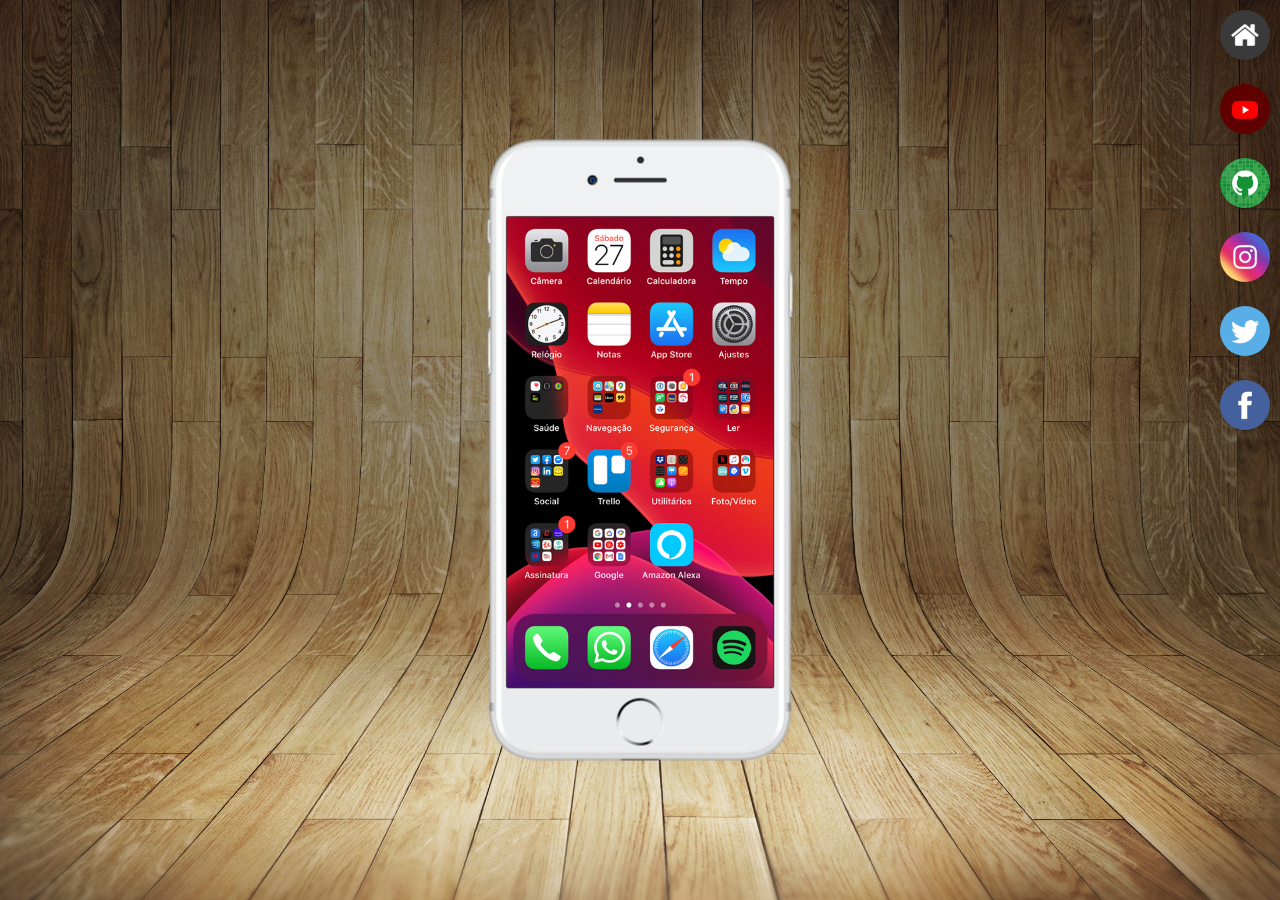
<file: index.html>
<!DOCTYPE html>
<html lang="pt-br">
<head>
    <meta charset="UTF-8">
    <meta name="viewport" content="width=device-width, initial-scale=1.0">
    <link rel="shortcut icon" href="favicon.ico" type="image/x-icon">
    <link rel="stylesheet" href="estilos/style.css">
    <title>Projeto Redes Sociais</title>
</head>
<body>
    <main>
        <section id="telefone">
            <iframe src="home.html" name="tela" id="tela" frameborder="0">
                Seu navegador não é compatível com isso.
            </iframe>
        </section>
        <section id="redes-sociais">
            <a href="home.html" target="tela"><img src="imagens/logo-home.jpg" alt="Home"></a><br>
            <a href="youtube.html" target="tela"><img src="imagens/logo-youtube.jpg" alt="Youtube"></a><br>
            <a href="github.html" target="tela"><img src="imagens/logo-github.jpg" alt="GitHub"></a><br>
            <a href="instagram.html" target="tela"><img src="imagens/logo-instagram.jpg" alt="Instagram"></a><br>
            <a href="twitter.html" target="tela"><img src="imagens/logo-twitter.jpg" alt="Twitter"></a><br>
            <a href="facebook.html" target="tela"><img src="imagens/logo-facebook.jpg" alt="Facebook"></a>
        </section>
    </main>
    
</body>
</html>
</file>
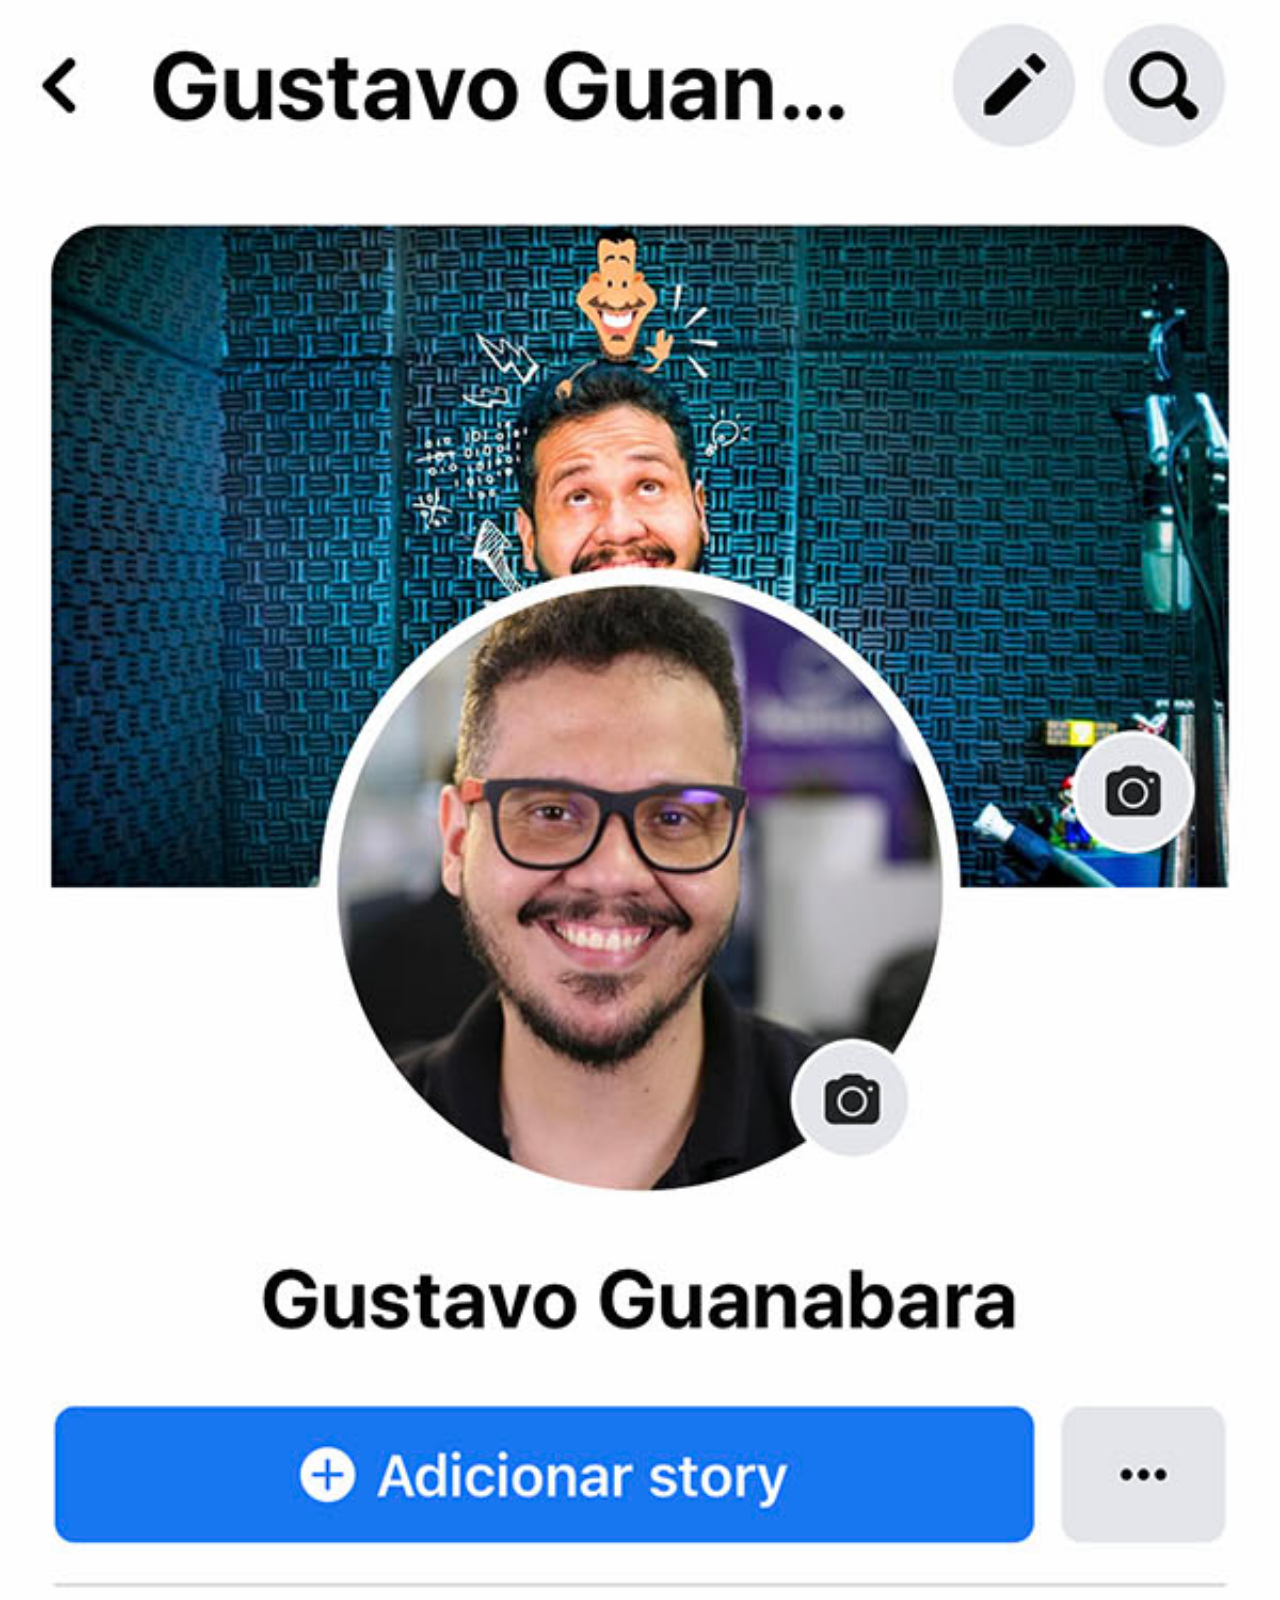
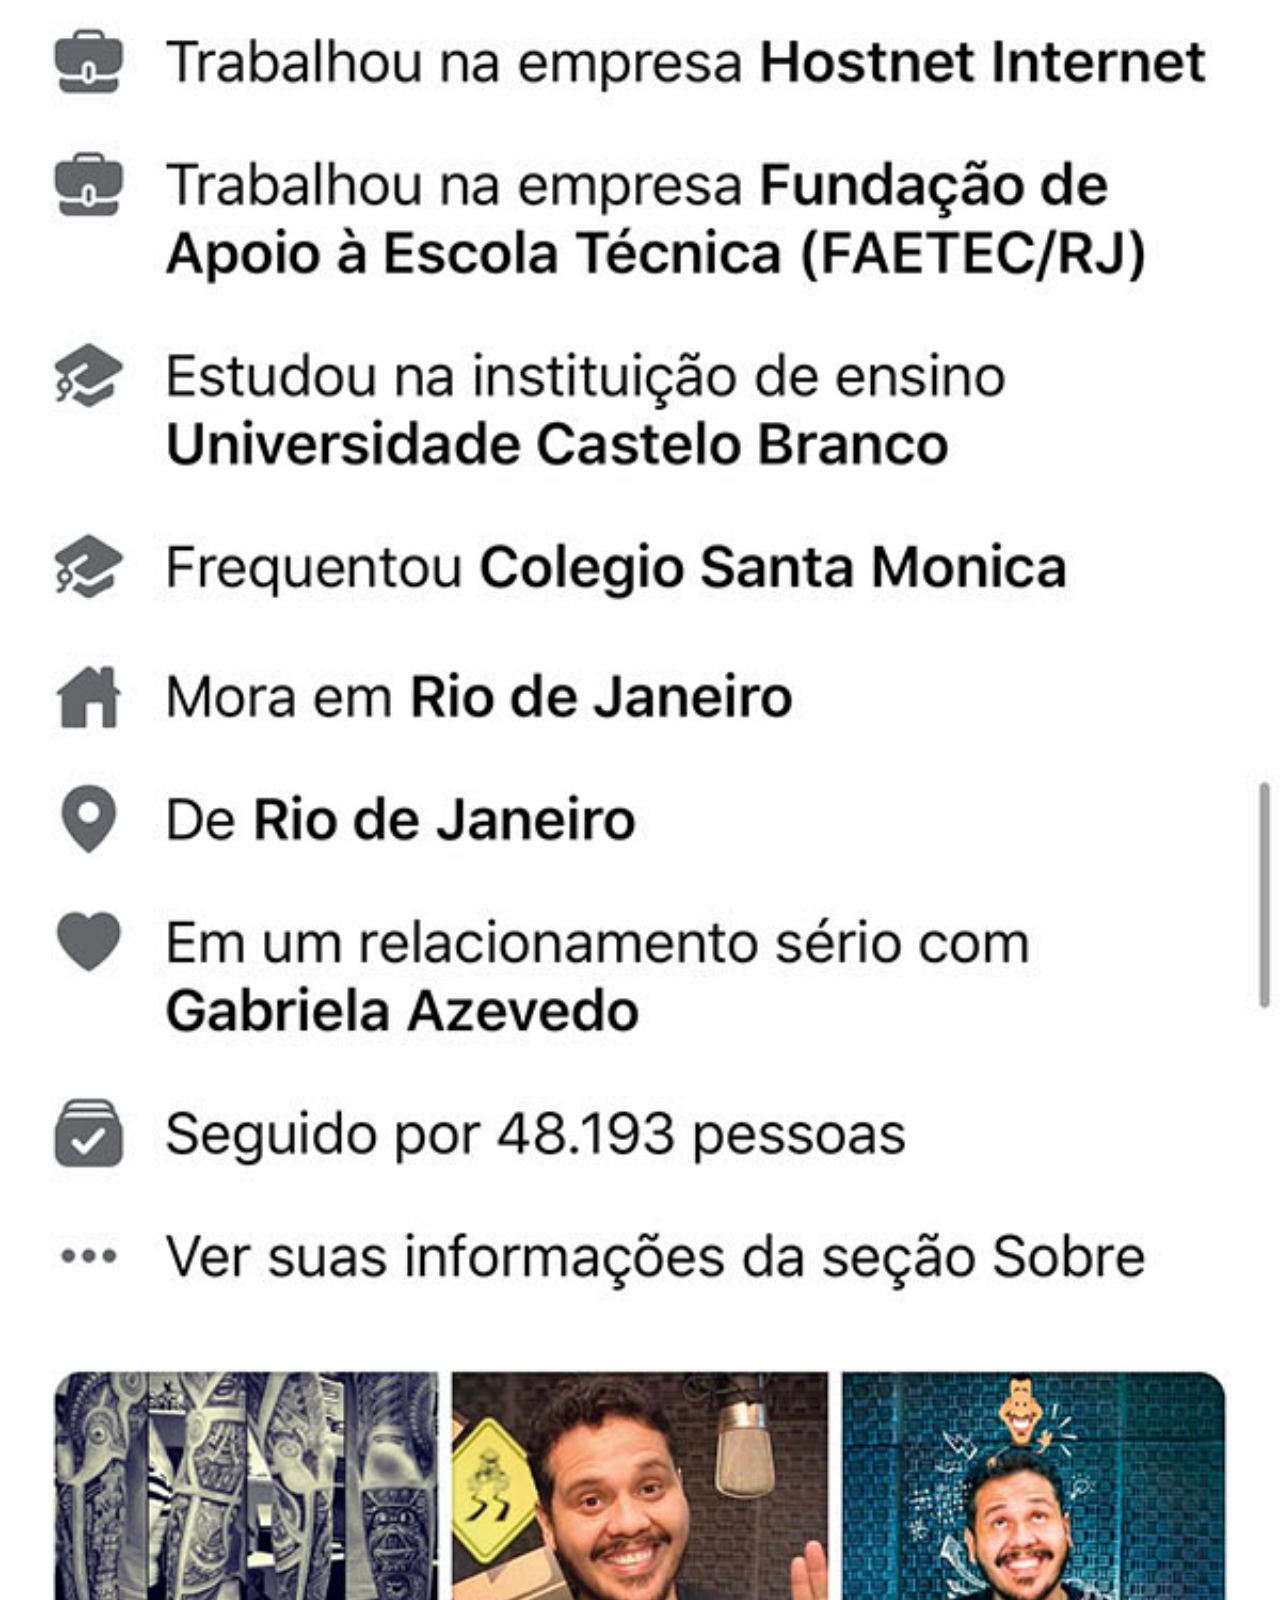
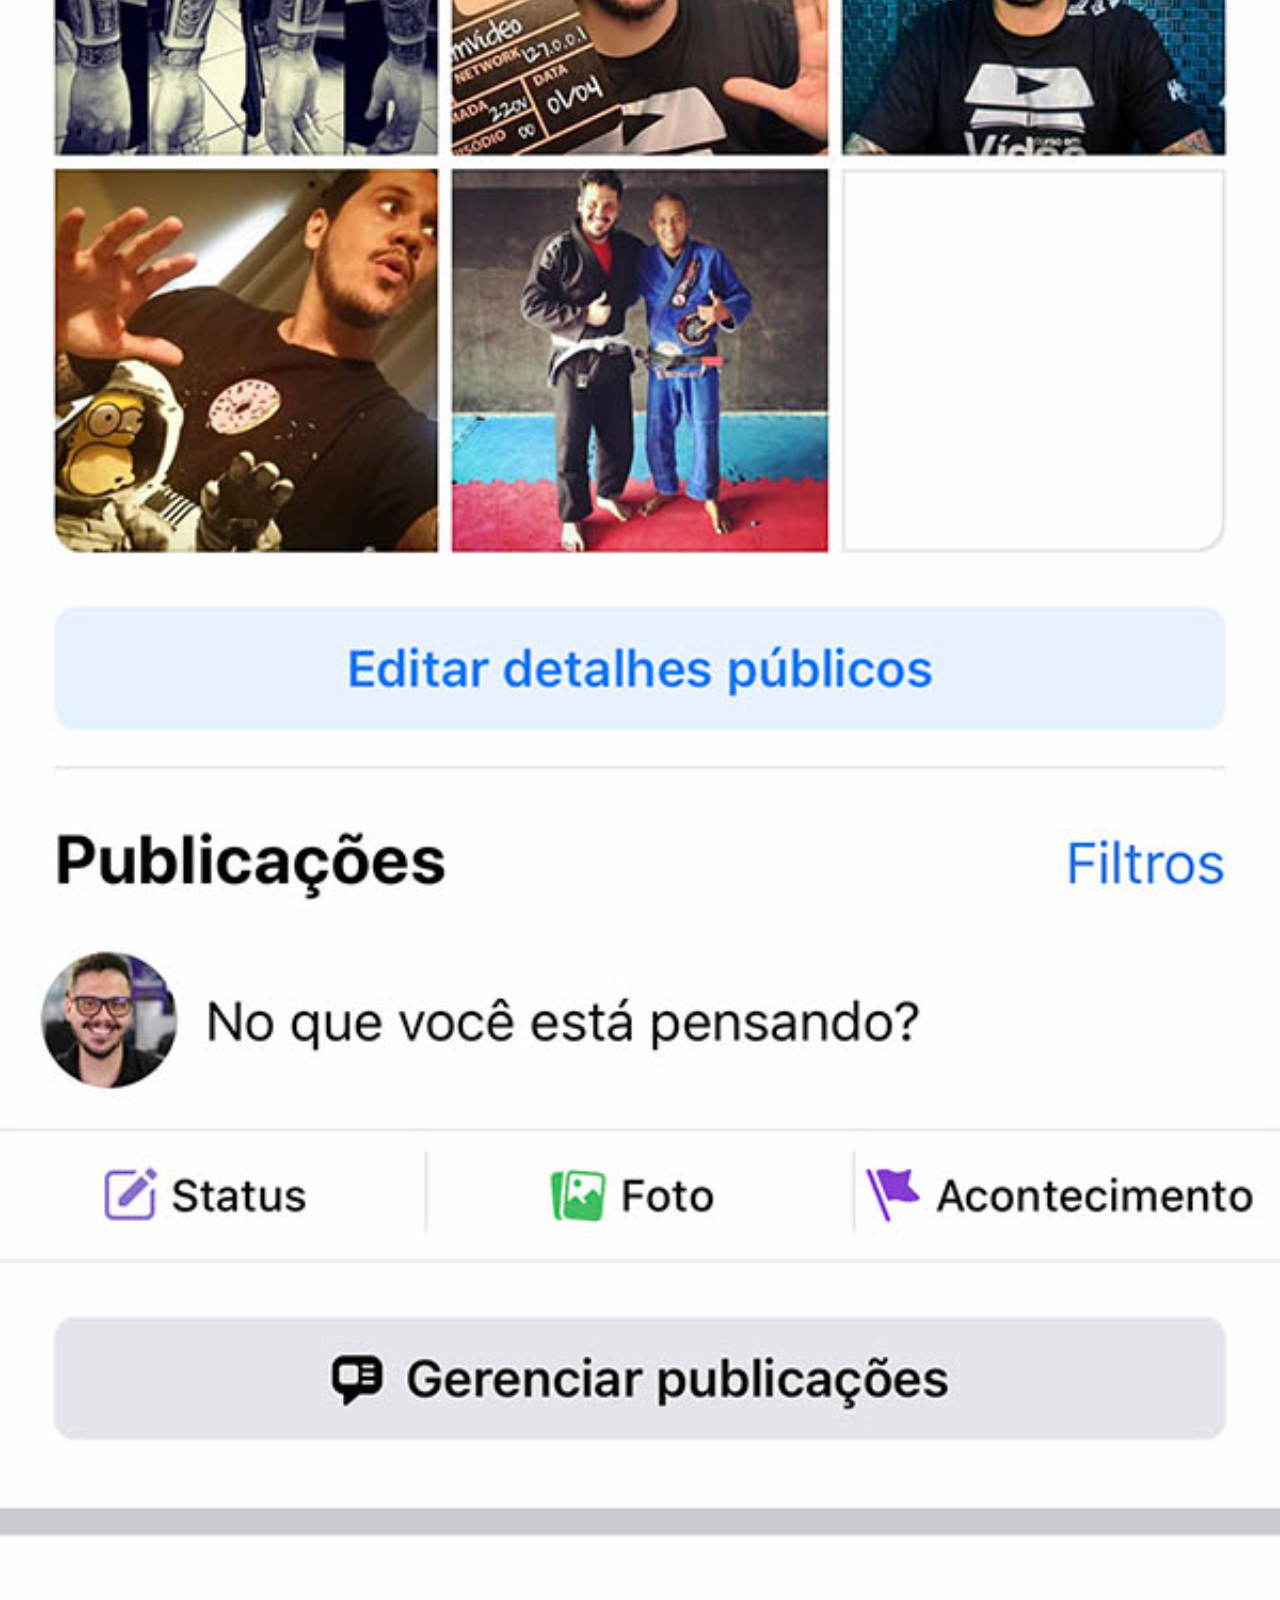
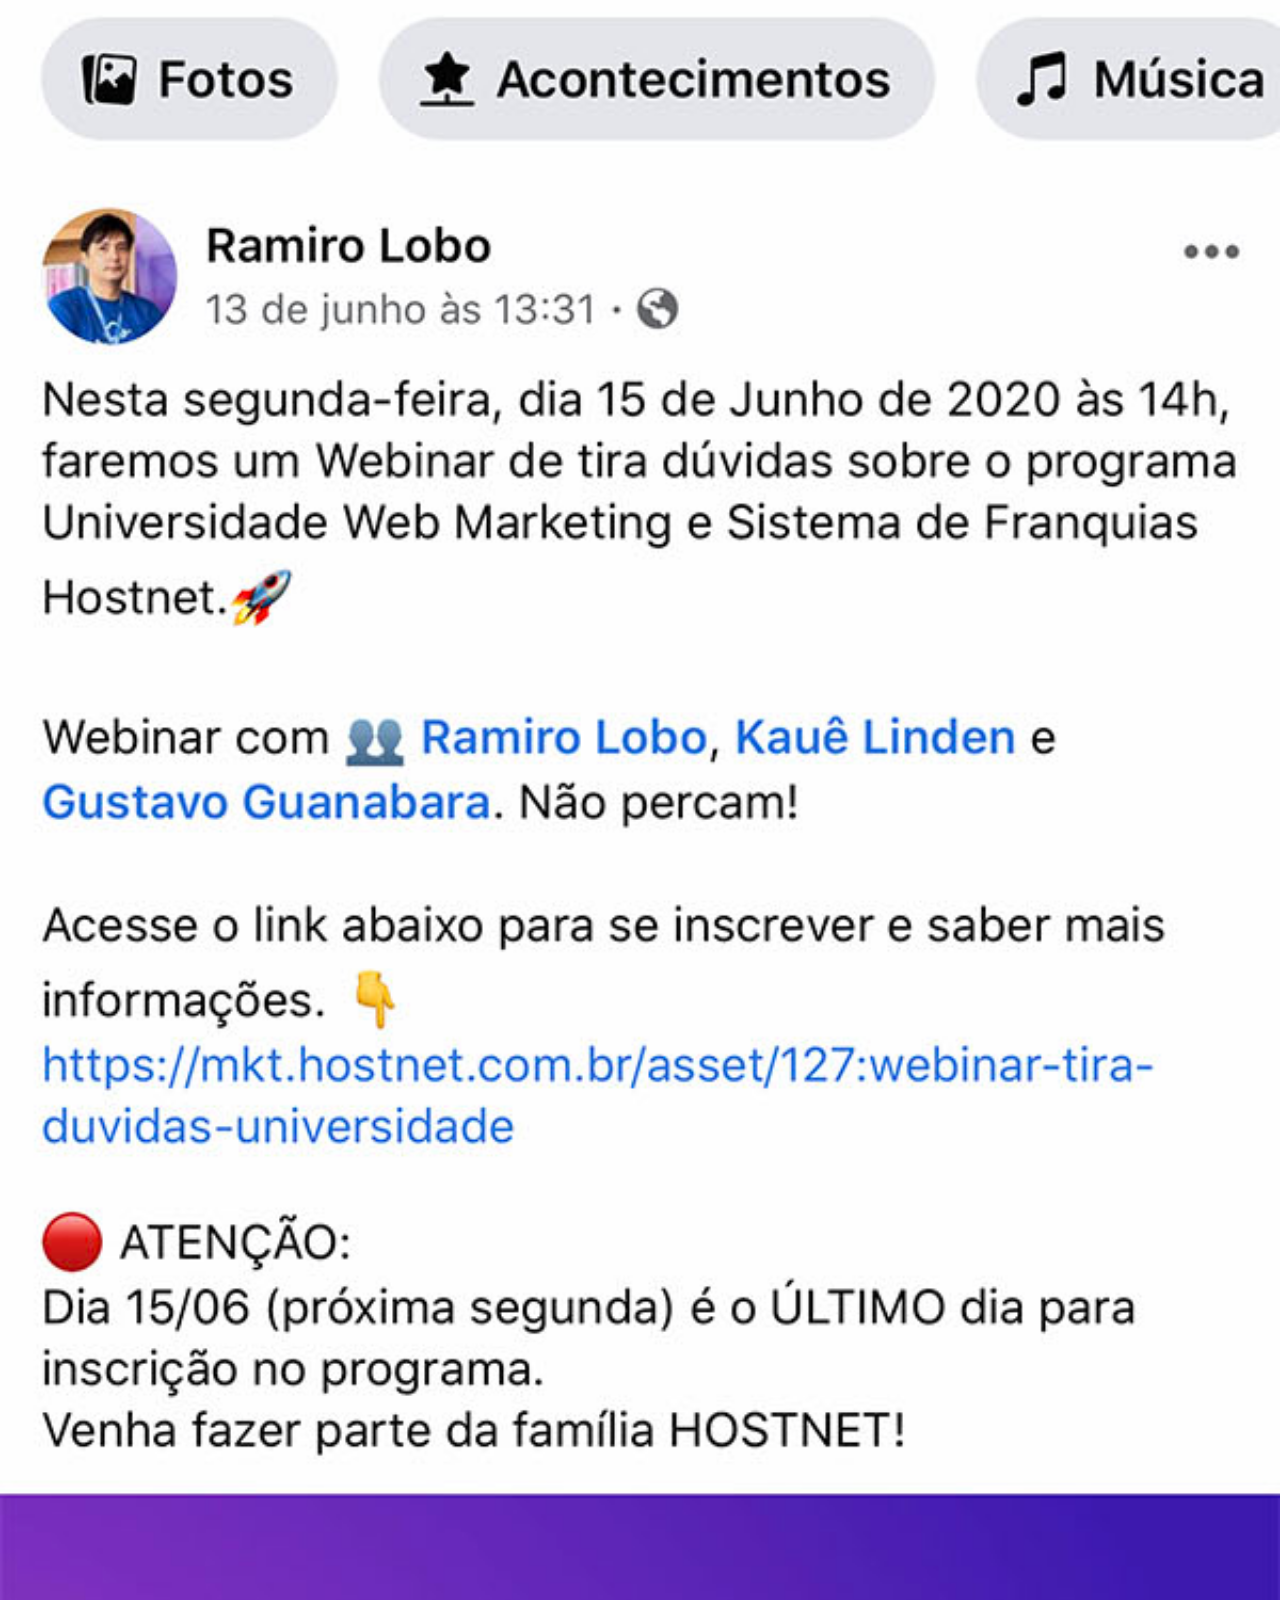
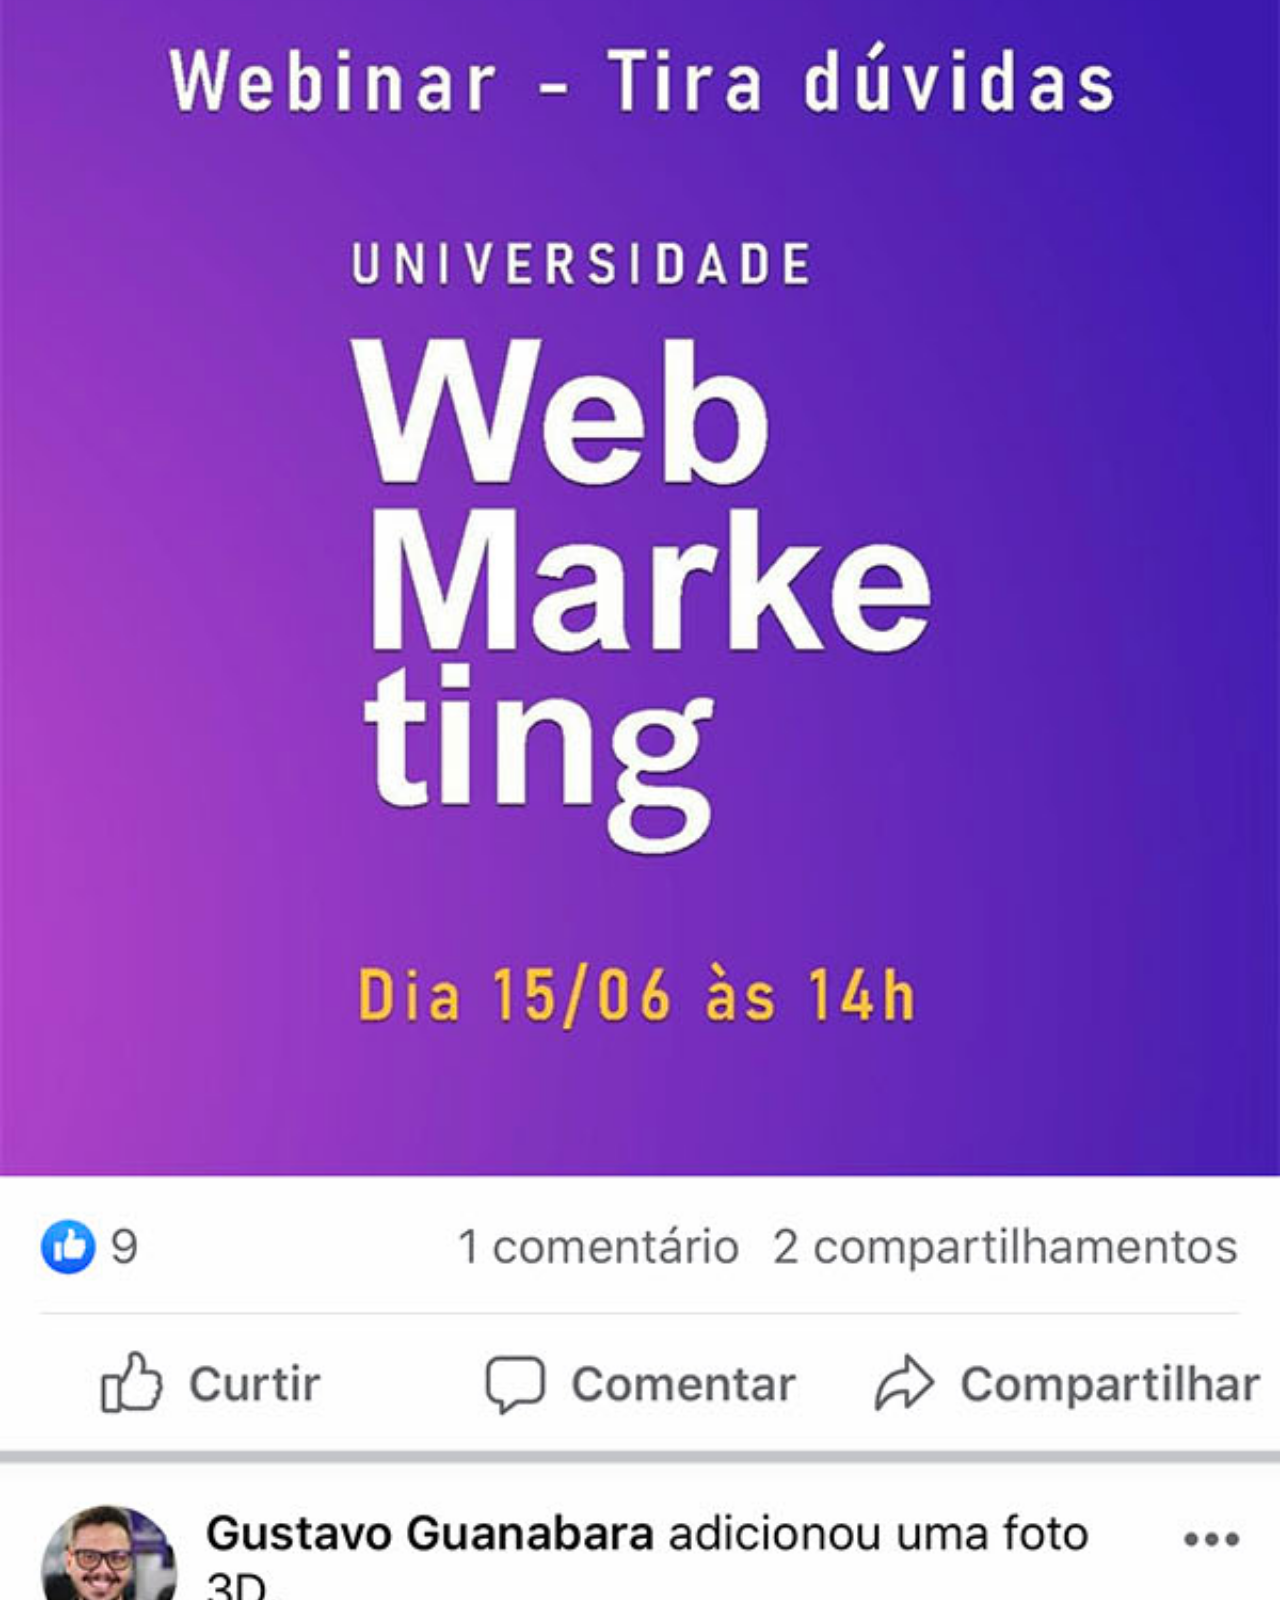
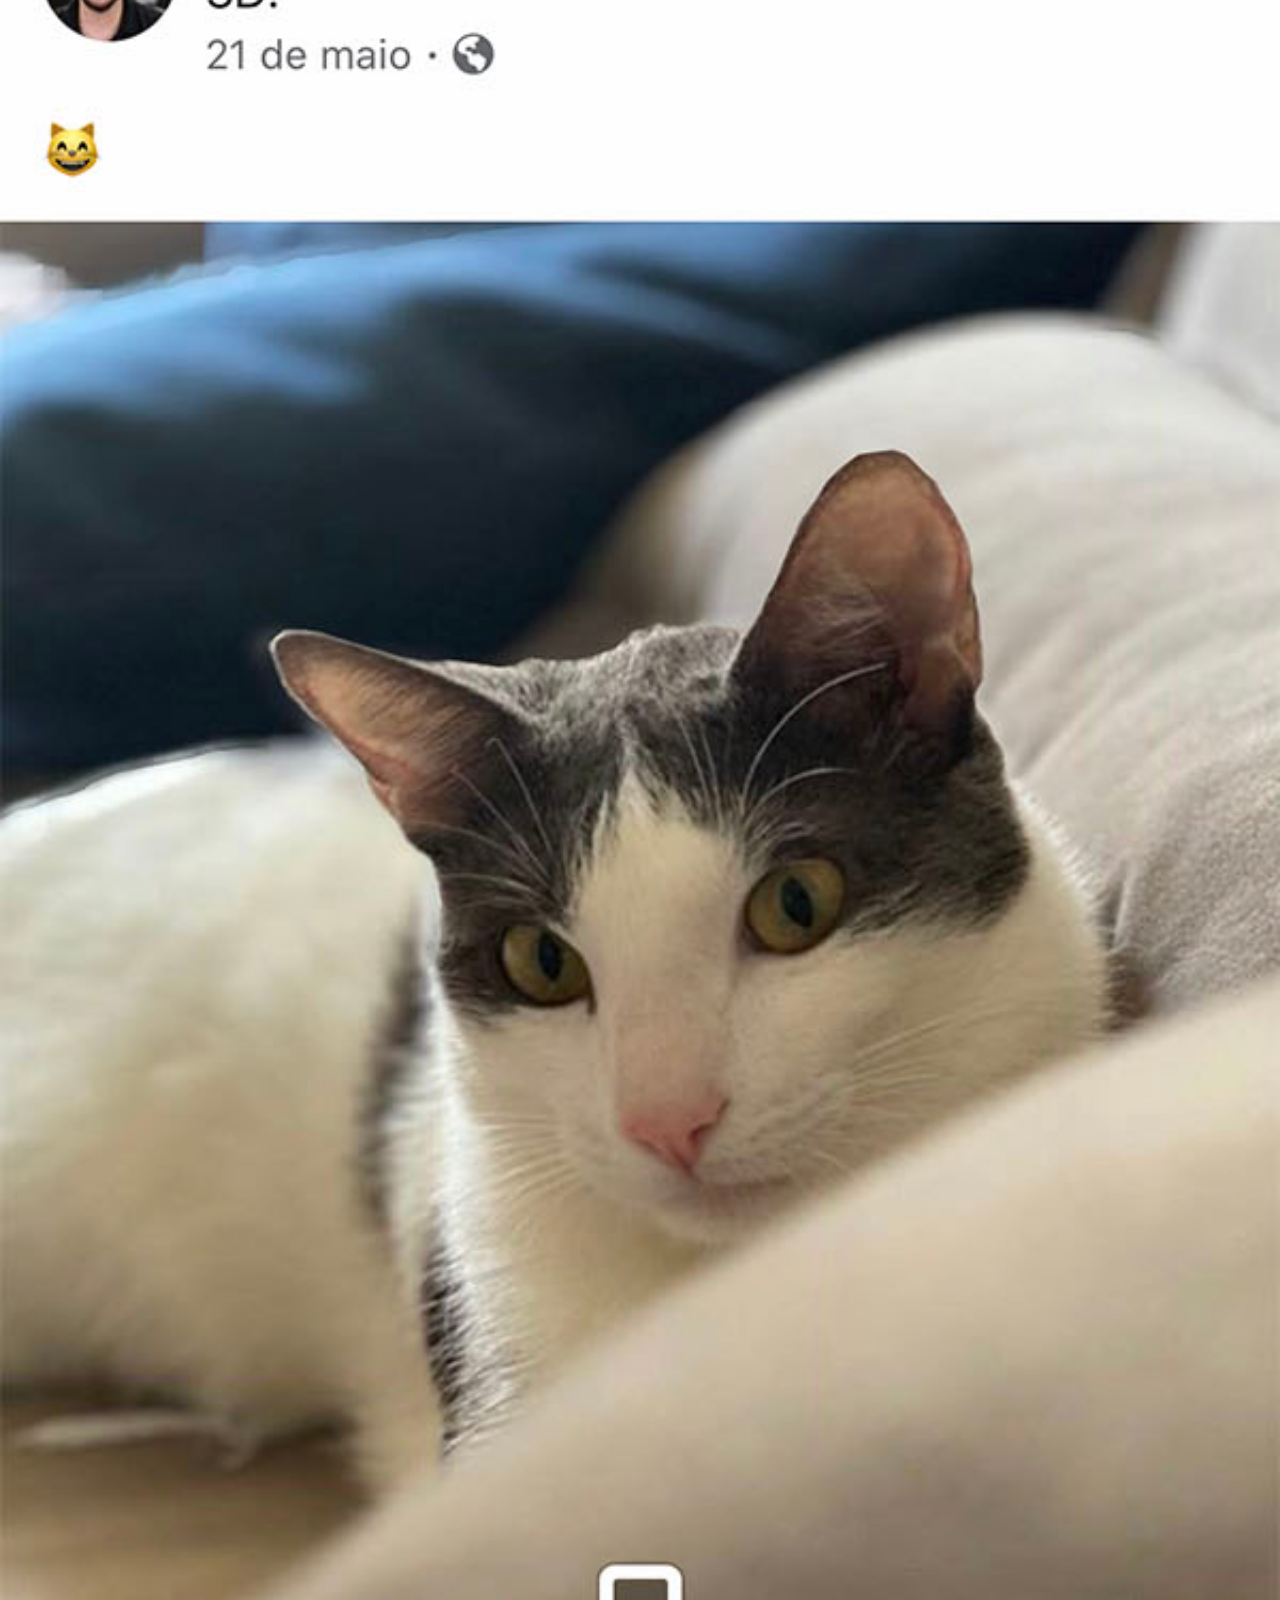
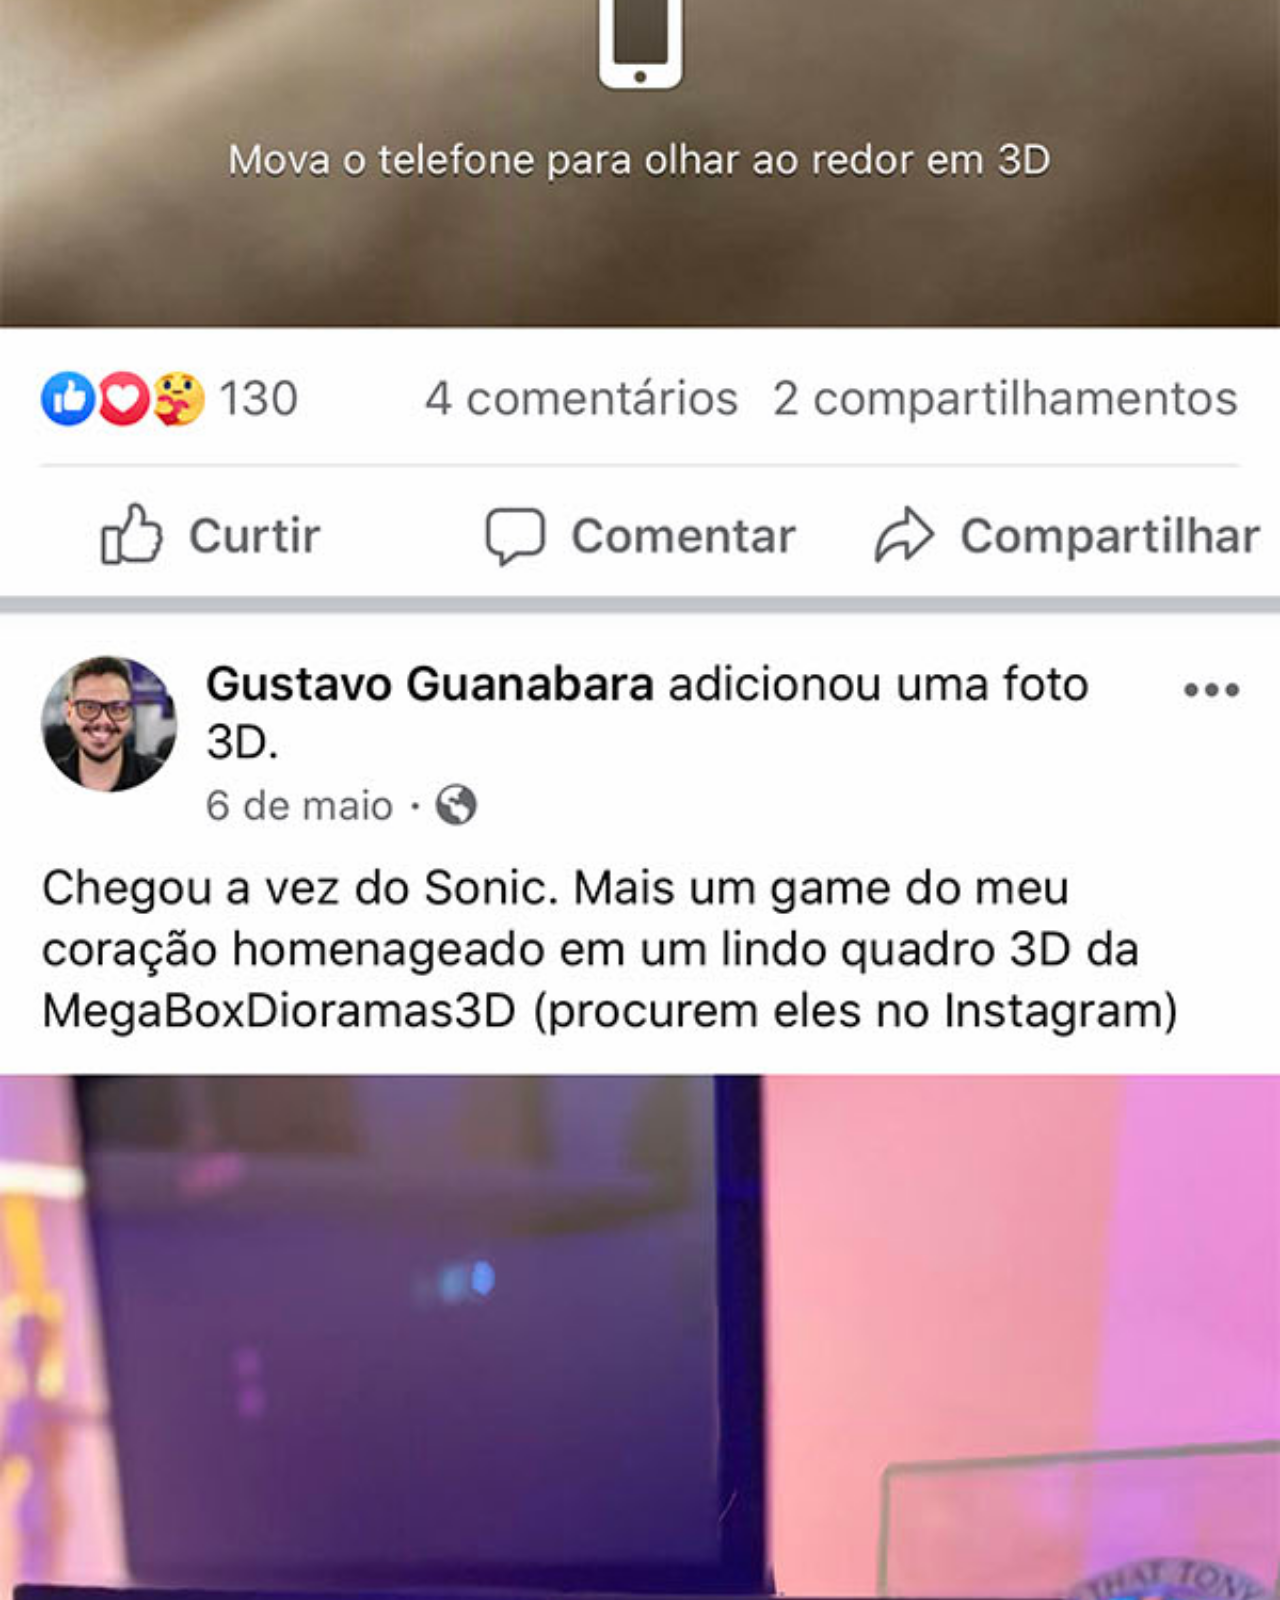
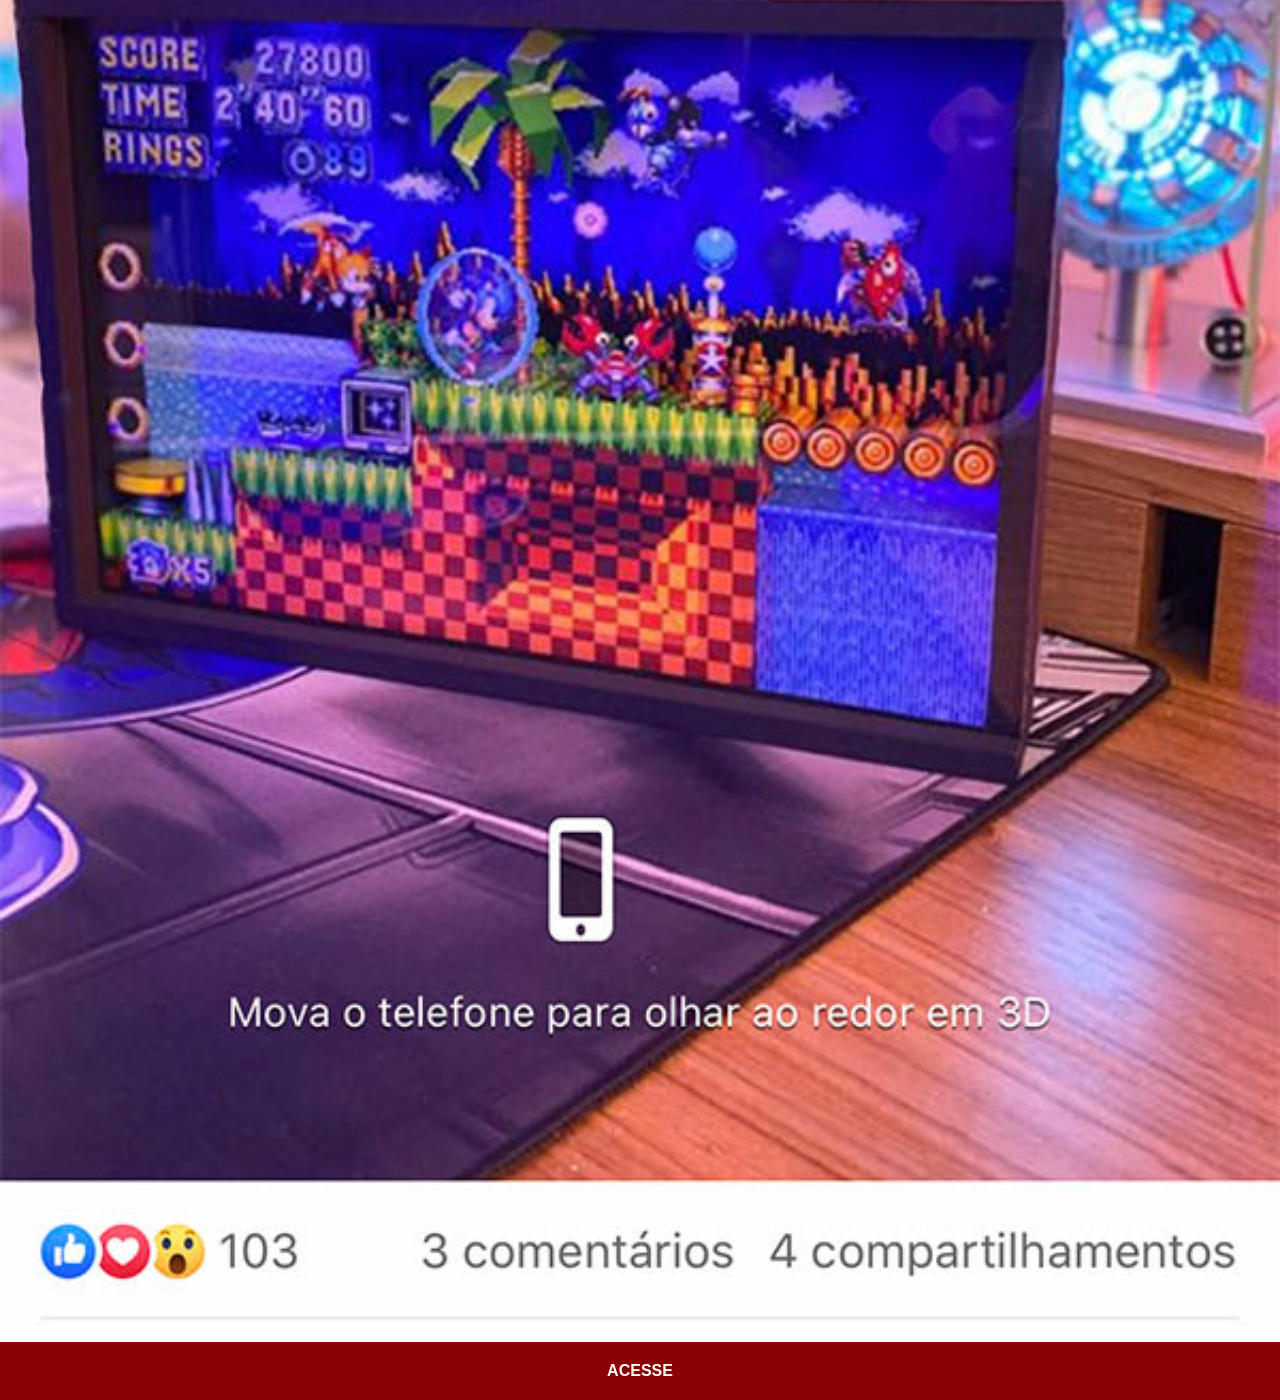
<file: facebook.html>
<!DOCTYPE html>
<html lang="pt-br">
<head>
    <meta charset="UTF-8">
    <meta name="viewport" content="width=device-width, initial-scale=1.0">
    <title>FaceBook</title>
    <link rel="stylesheet" href="estilos/social.css">
</head>
<body>
    <img src="imagens/tela-facebook.jpg" alt="FaceBook">
    <a href="https://www.facebook.com/hercules.crisostomo.mcz/?locale=pt_BR" target="_blank">ACESSE</a>
    
</body>
</html>
</file>
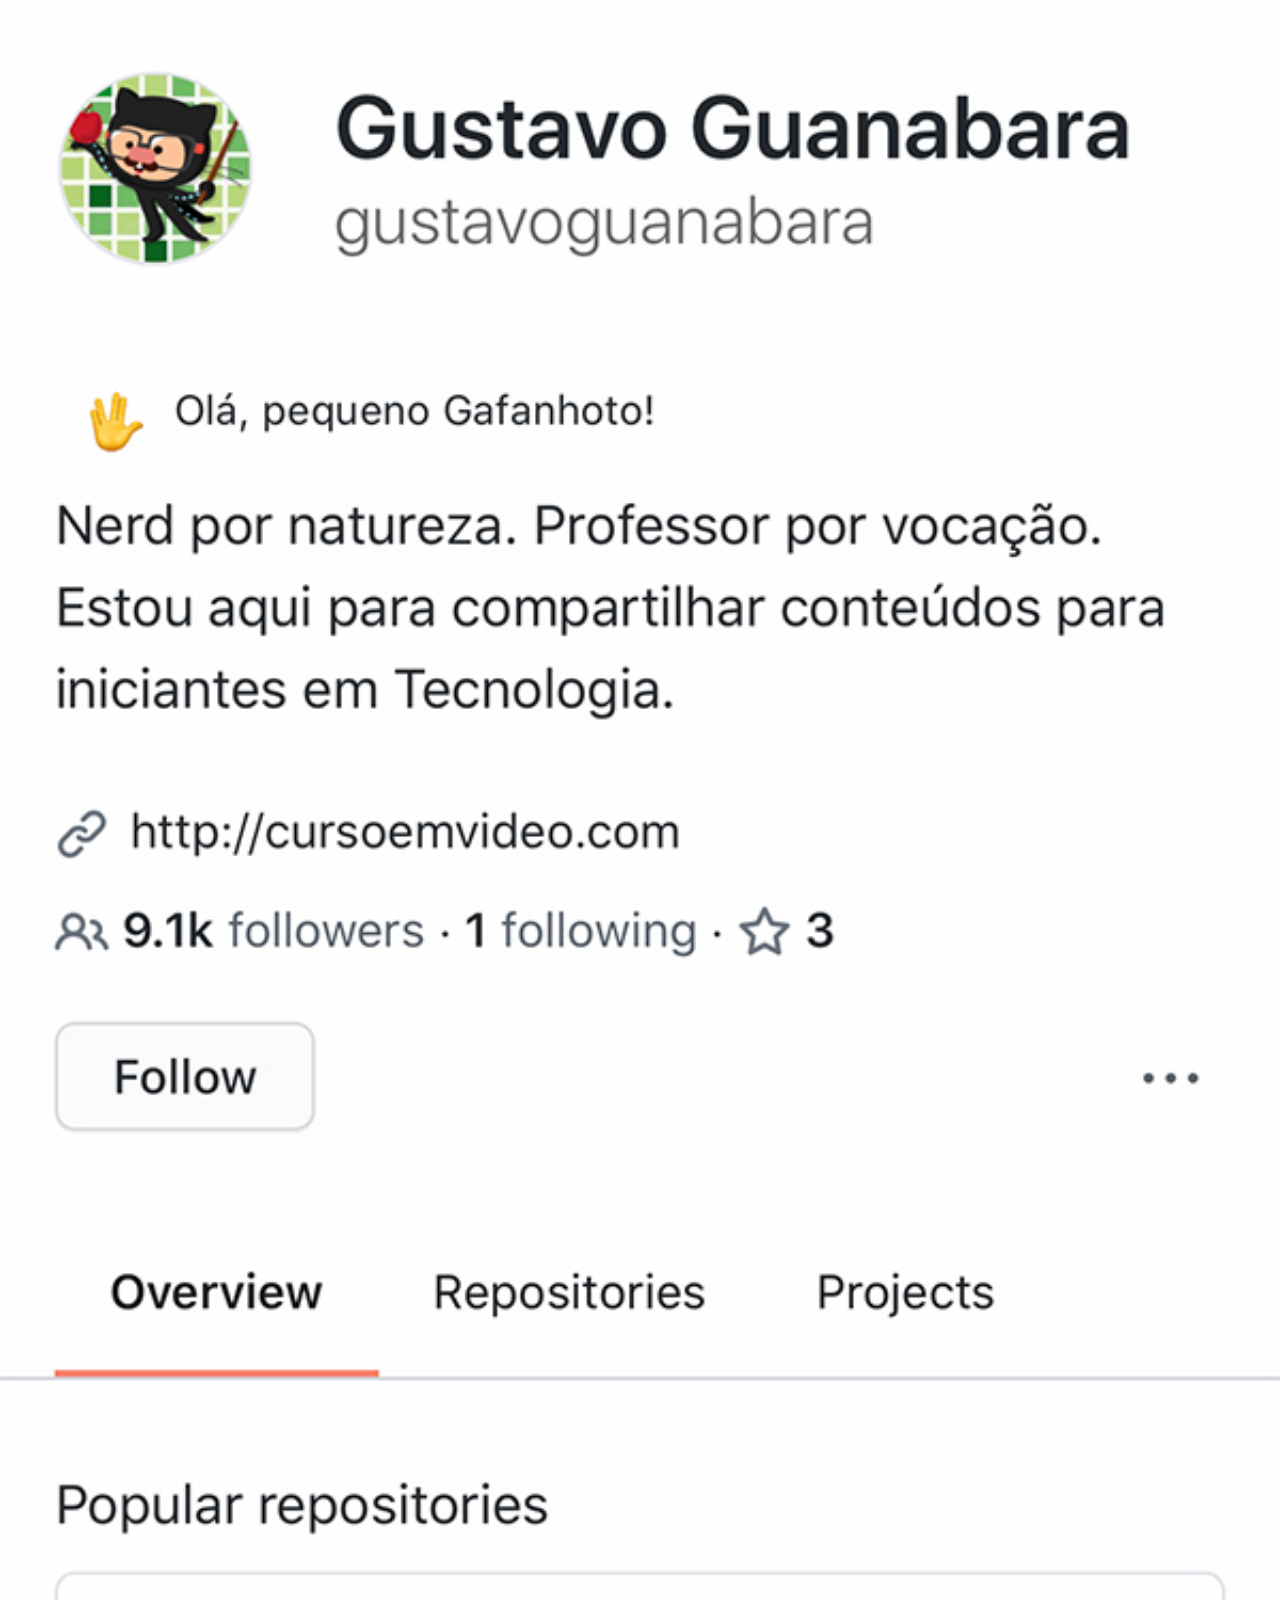
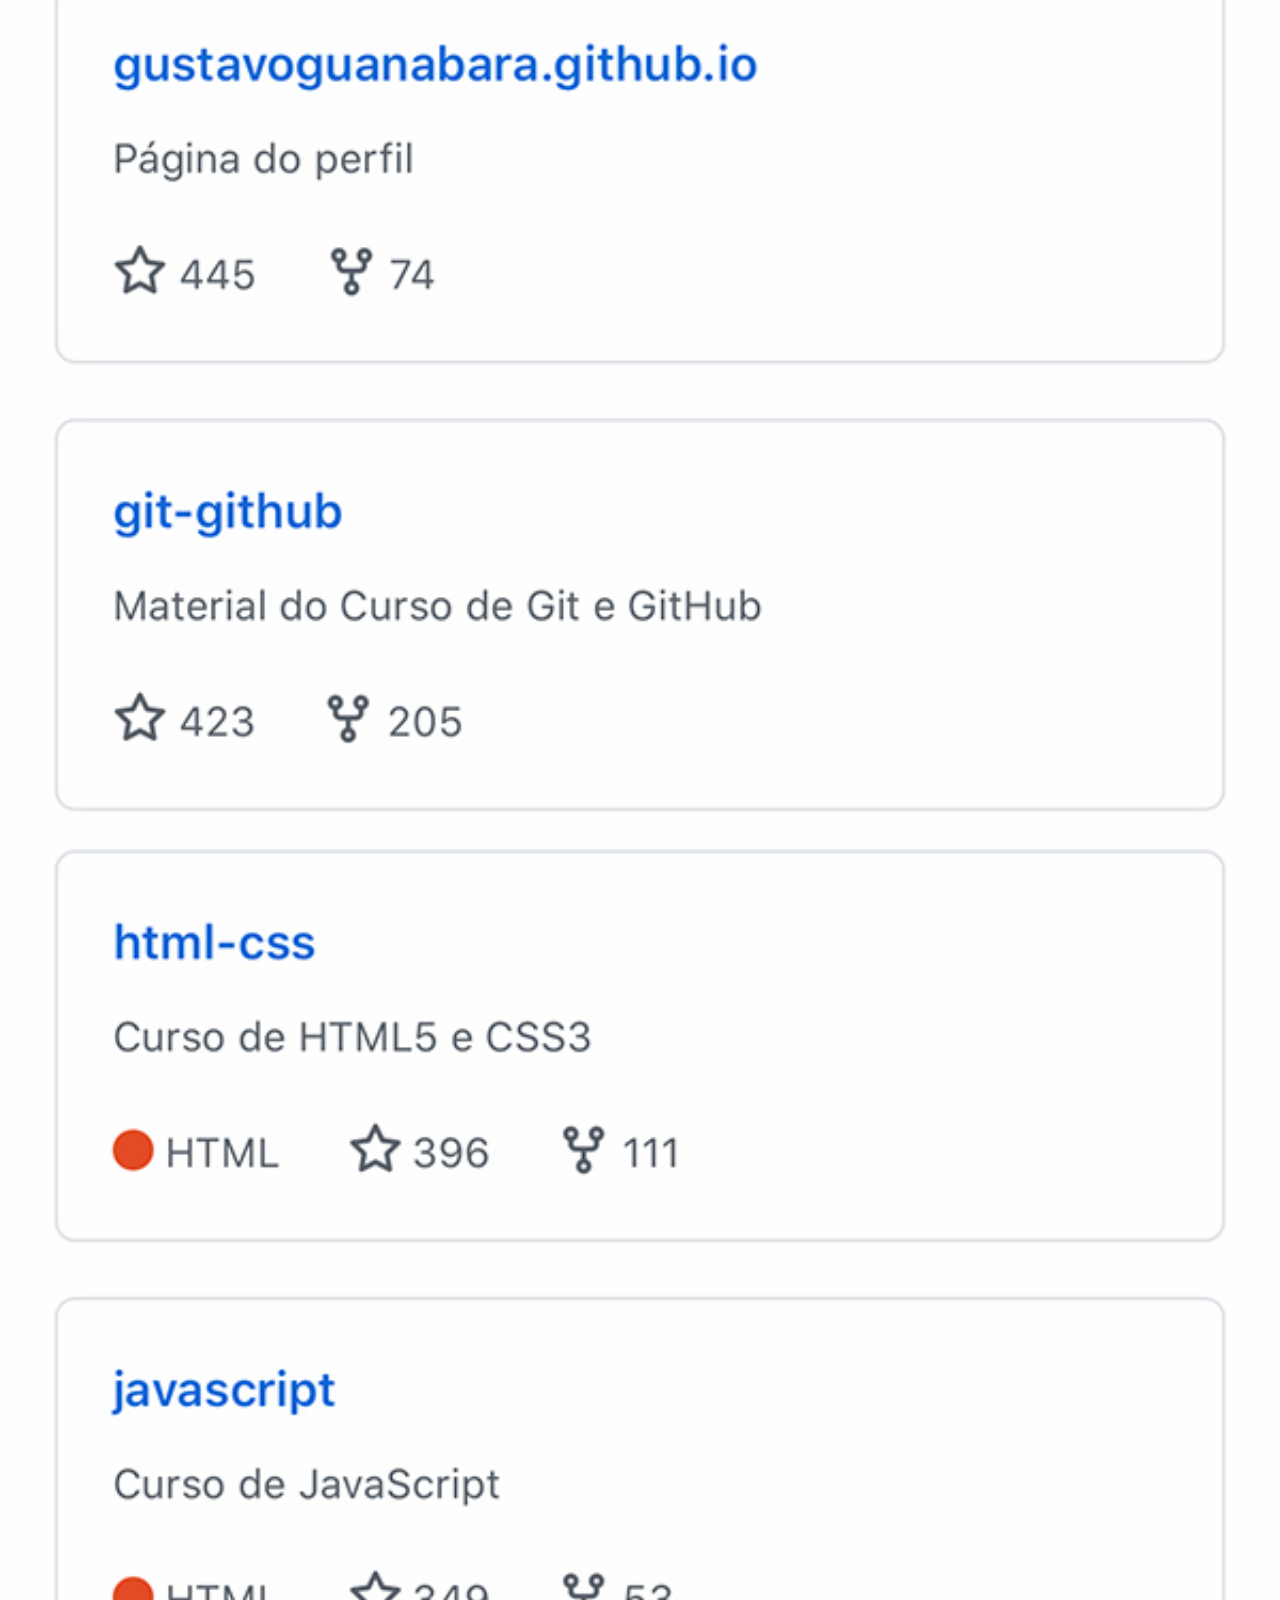
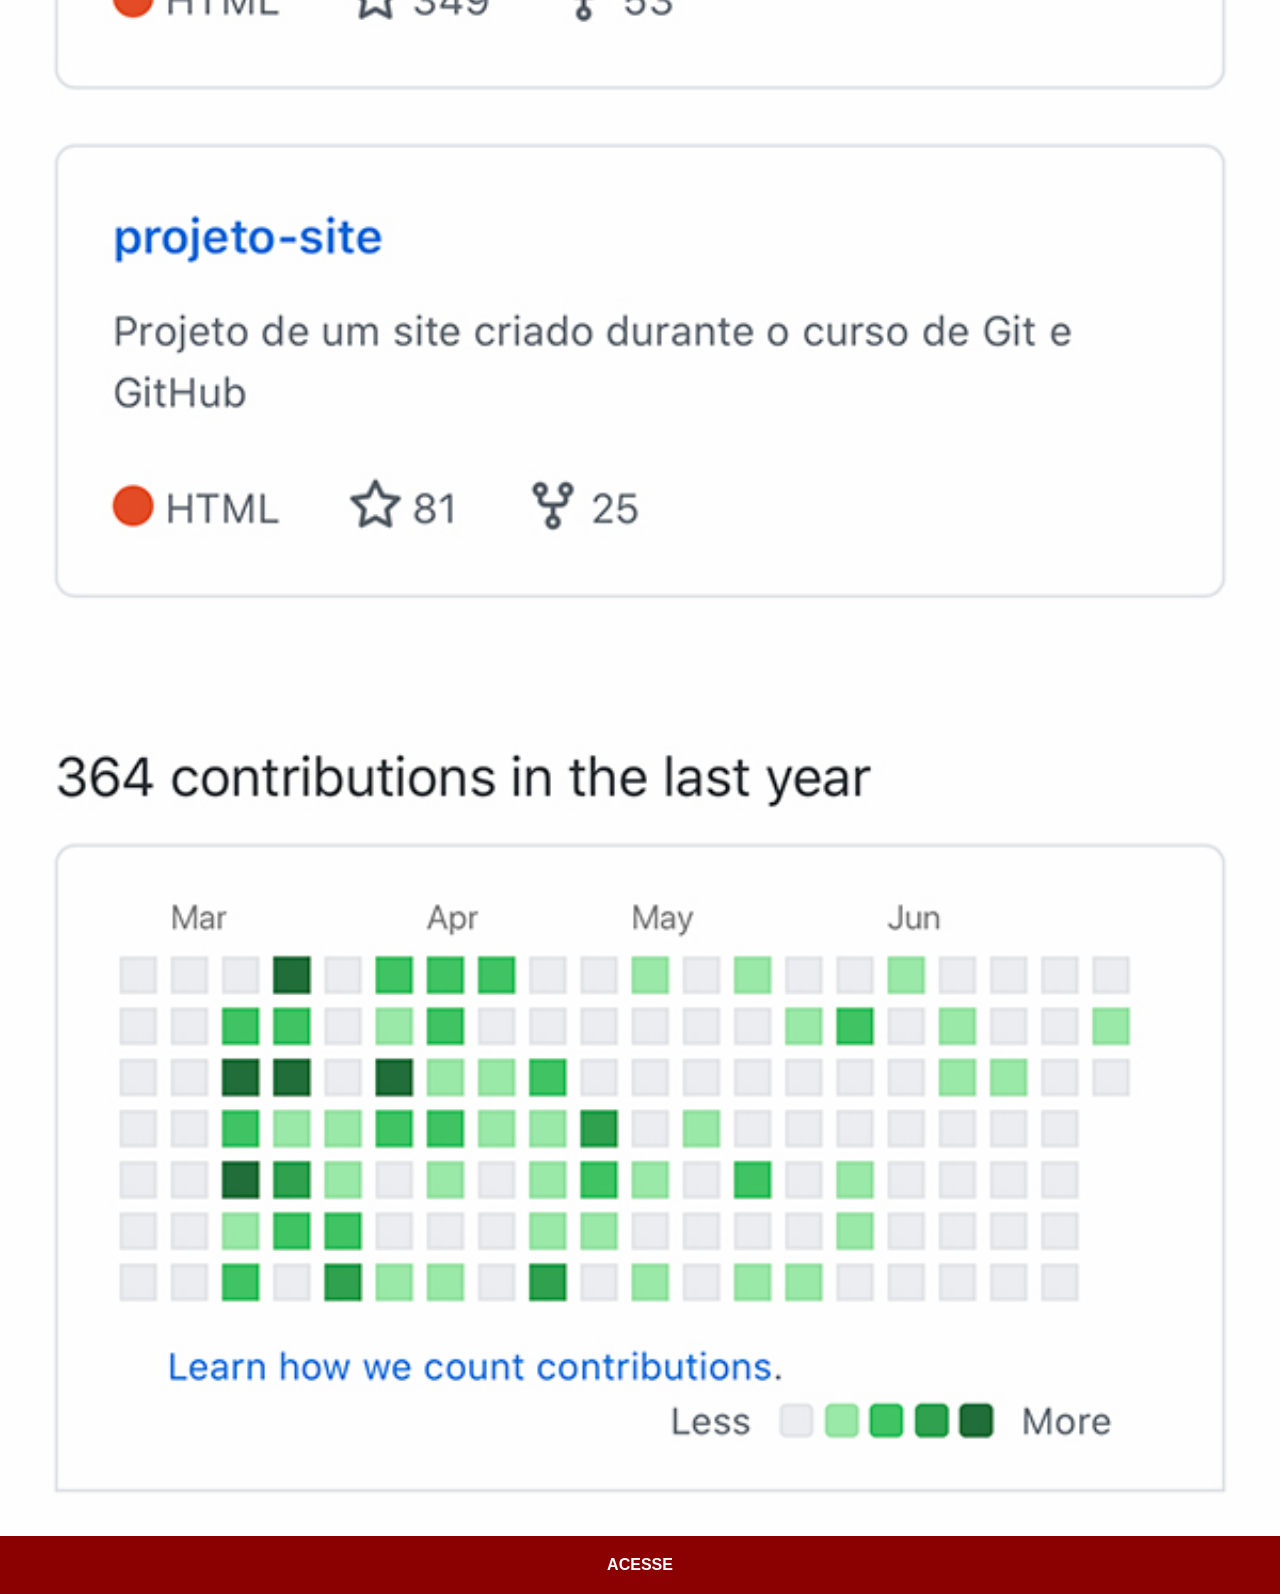
<file: github.html>
<!DOCTYPE html>
<html lang="pt-br">
<head>
    <meta charset="UTF-8">
    <meta name="viewport" content="width=device-width, initial-scale=1.0">
    <title>GitHub</title>
    <link rel="stylesheet" href="estilos/social.css">
</head>
<body>
    <img src="imagens/tela-github.jpg" alt="GitHub">
    <a href="https://github.com/herculescn1978" target="_blank">ACESSE</a>
    
</body>
</html>
</file>
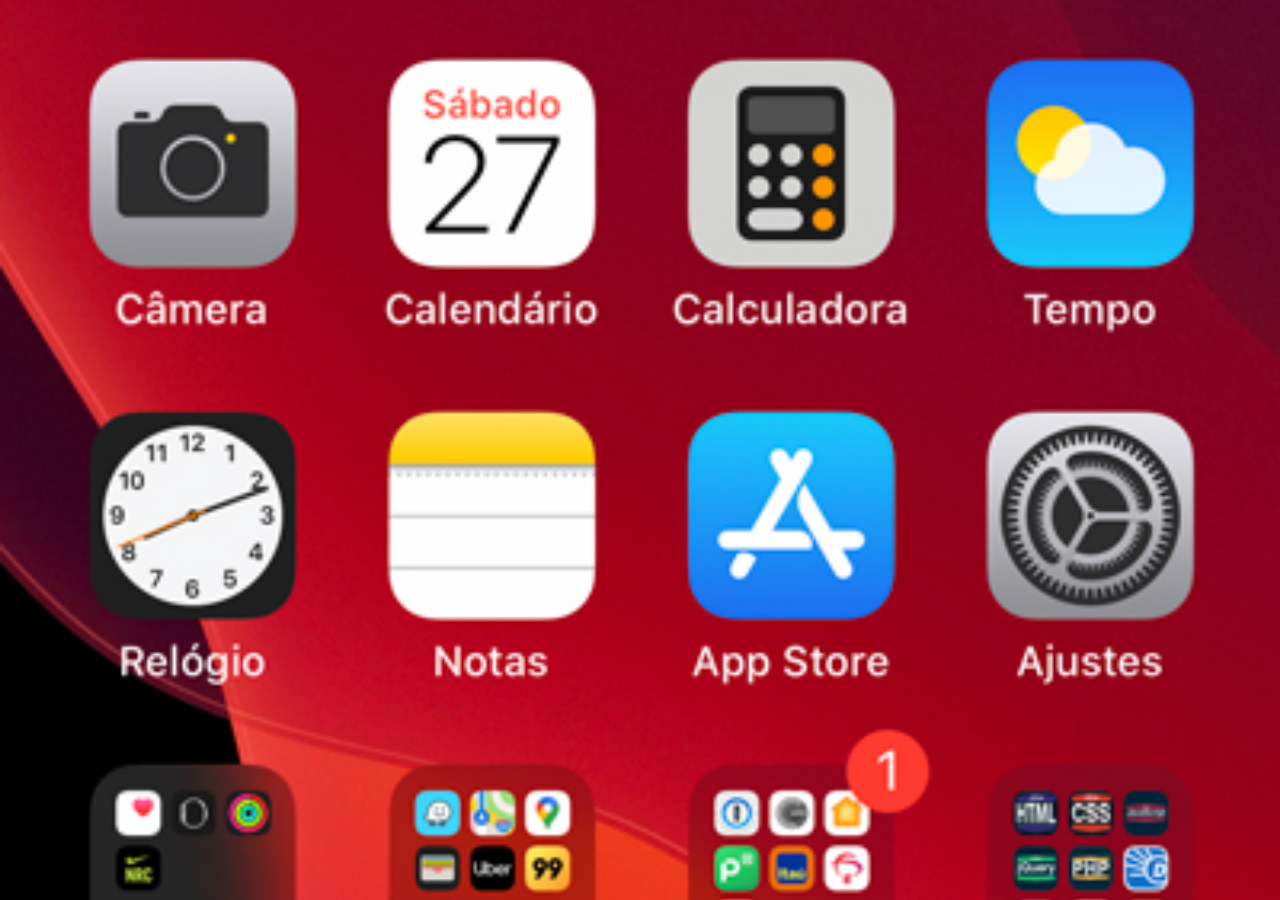
<file: home.html>
<!DOCTYPE html>
<html lang="pt-br">
<head>
    <meta charset="UTF-8">
    <meta name="viewport" content="width=device-width, initial-scale=1.0">
    <title>home</title>
</head>
<style>
    * {
        margin: 0px;
        padding: 0px;
    }

    body {
        width: 100vw;
        height: 100vh;
        background: black url('imagens/tela-home.jpg') no-repeat top center;
        background-size: cover;
    }
</style>
<body>
    
</body>
</html>
</file>
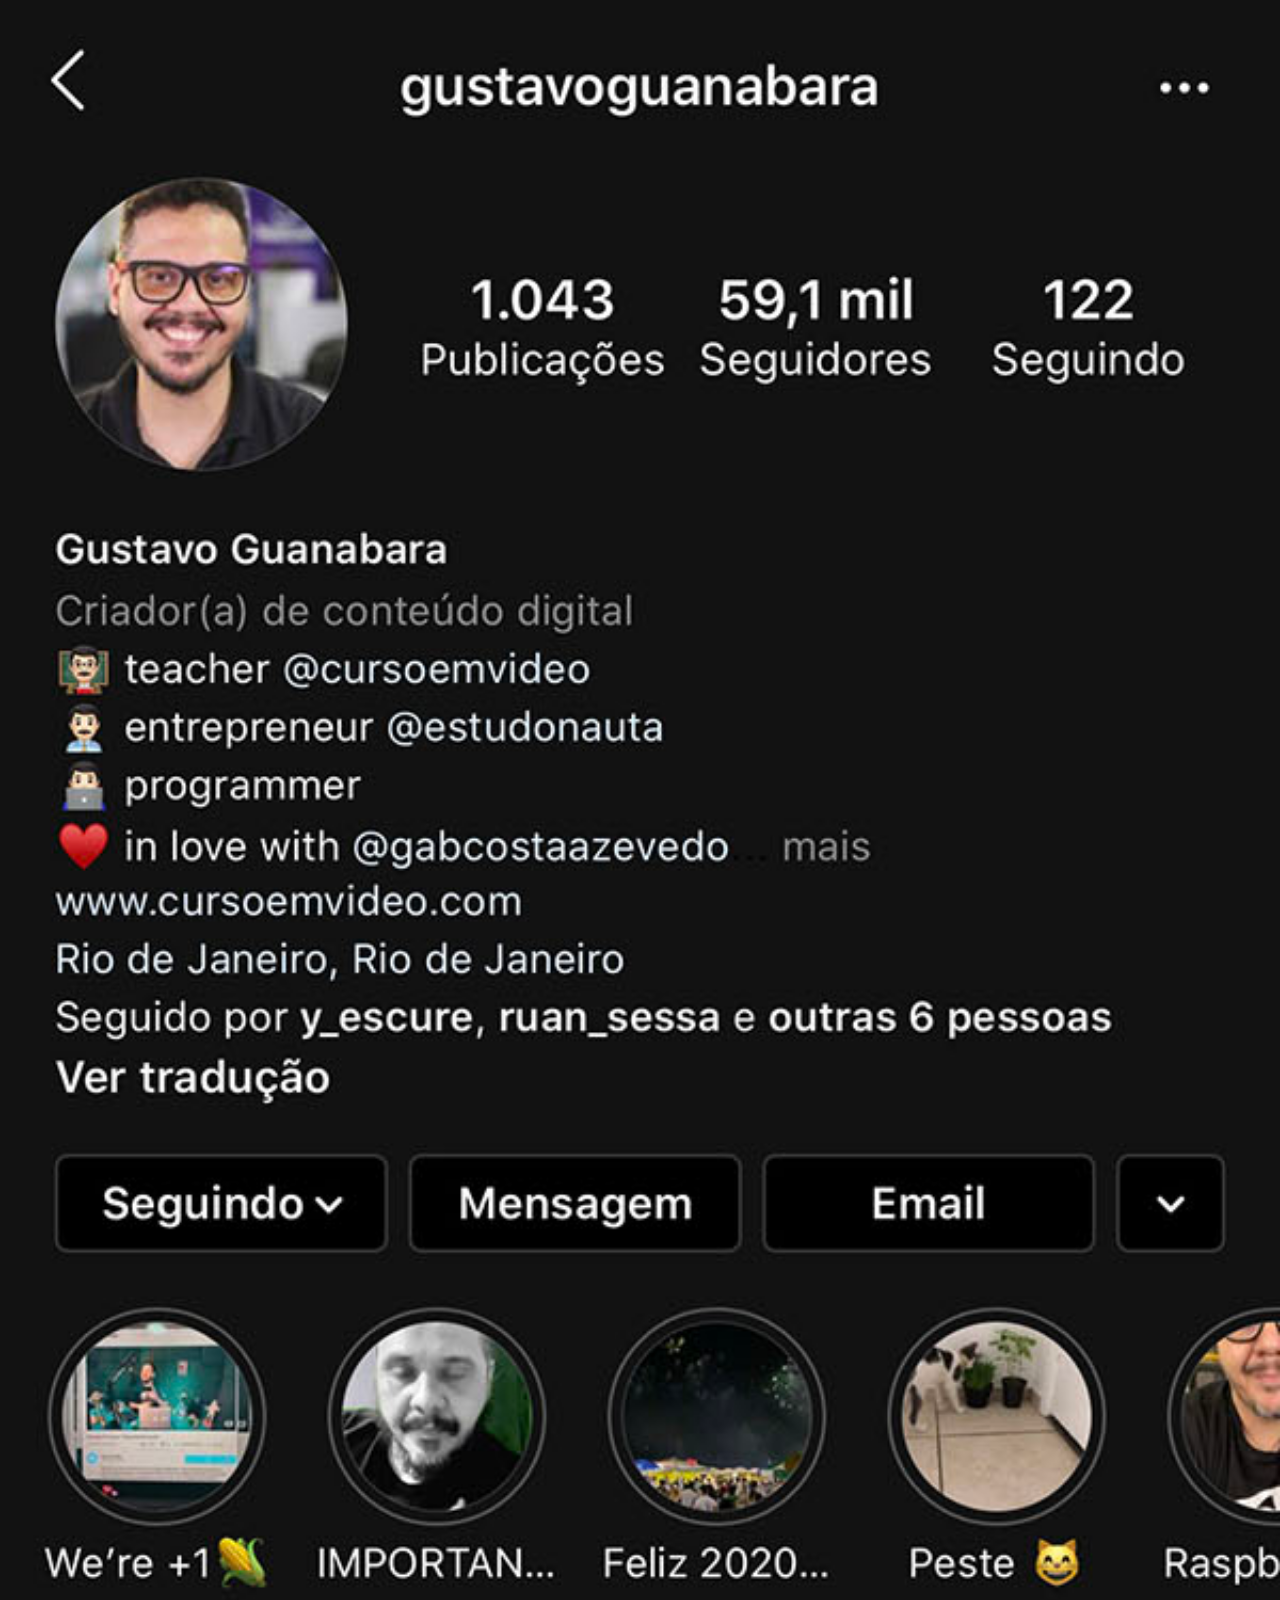
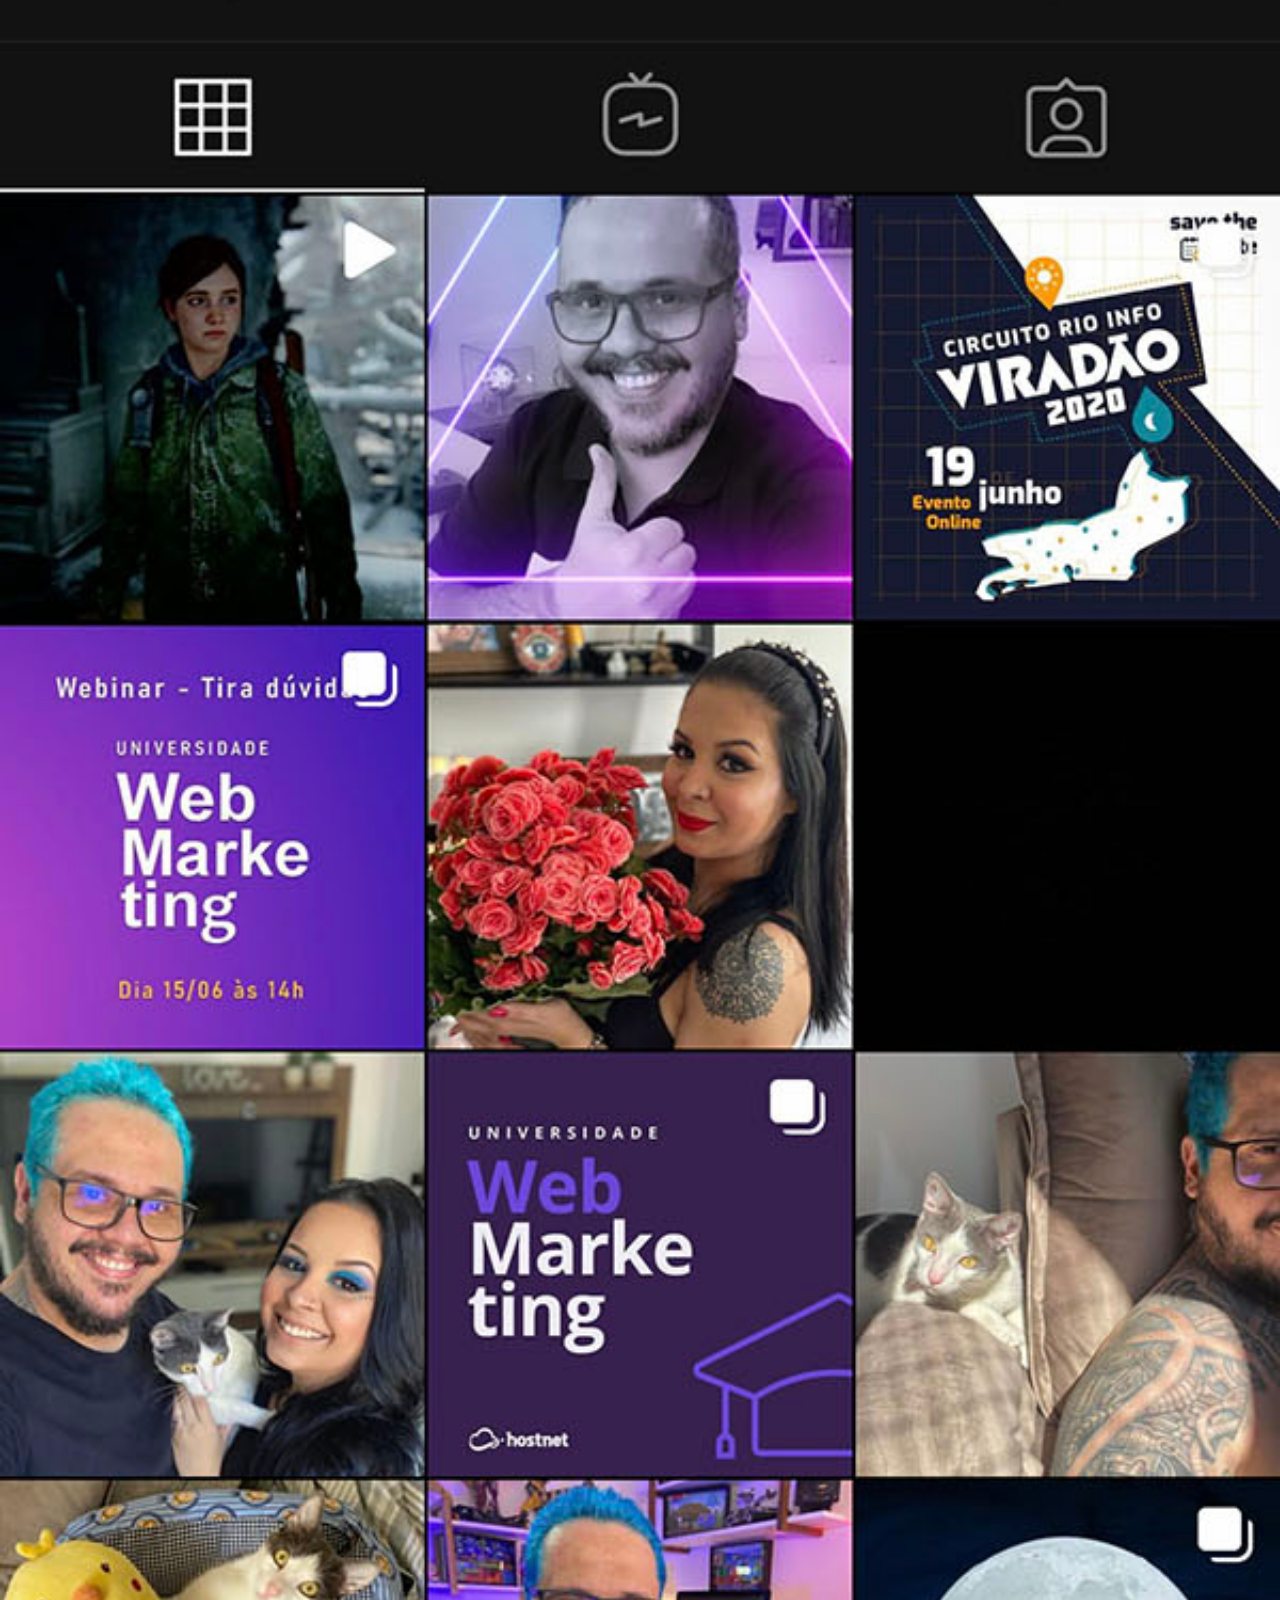
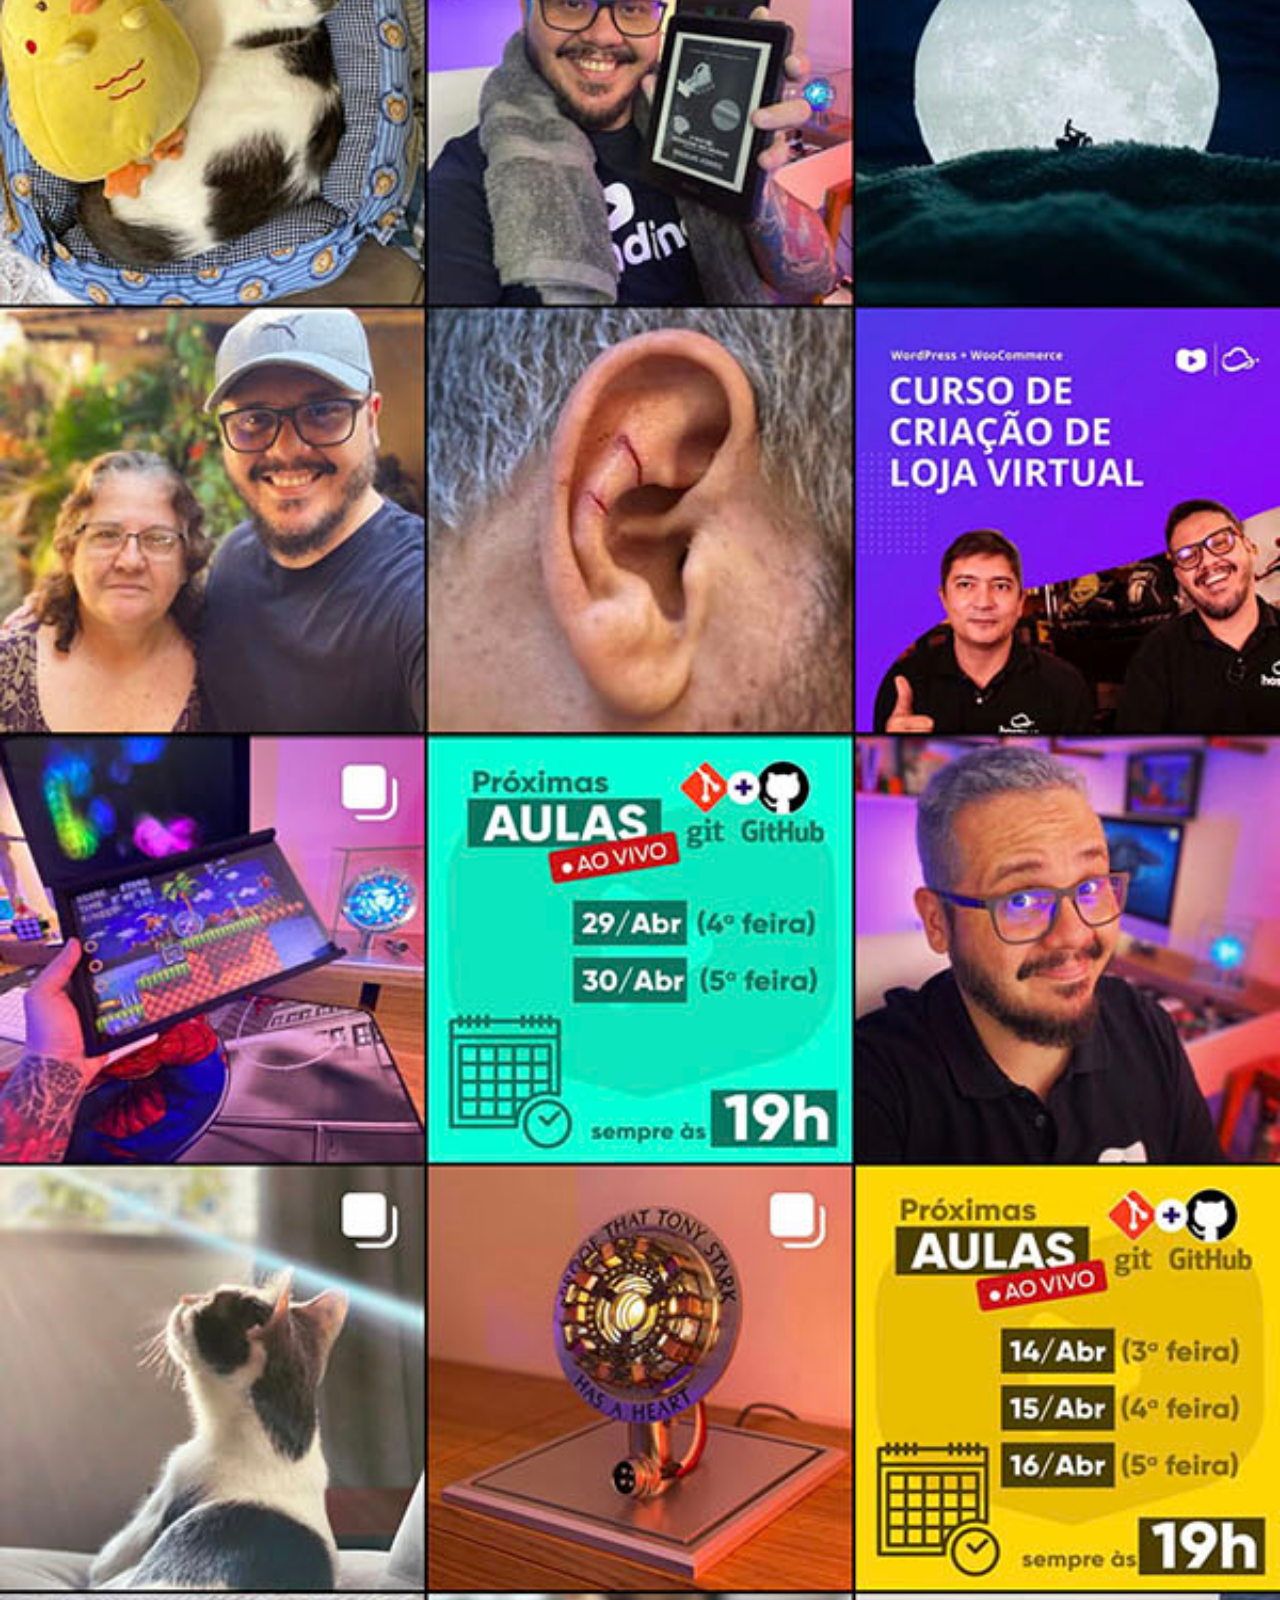
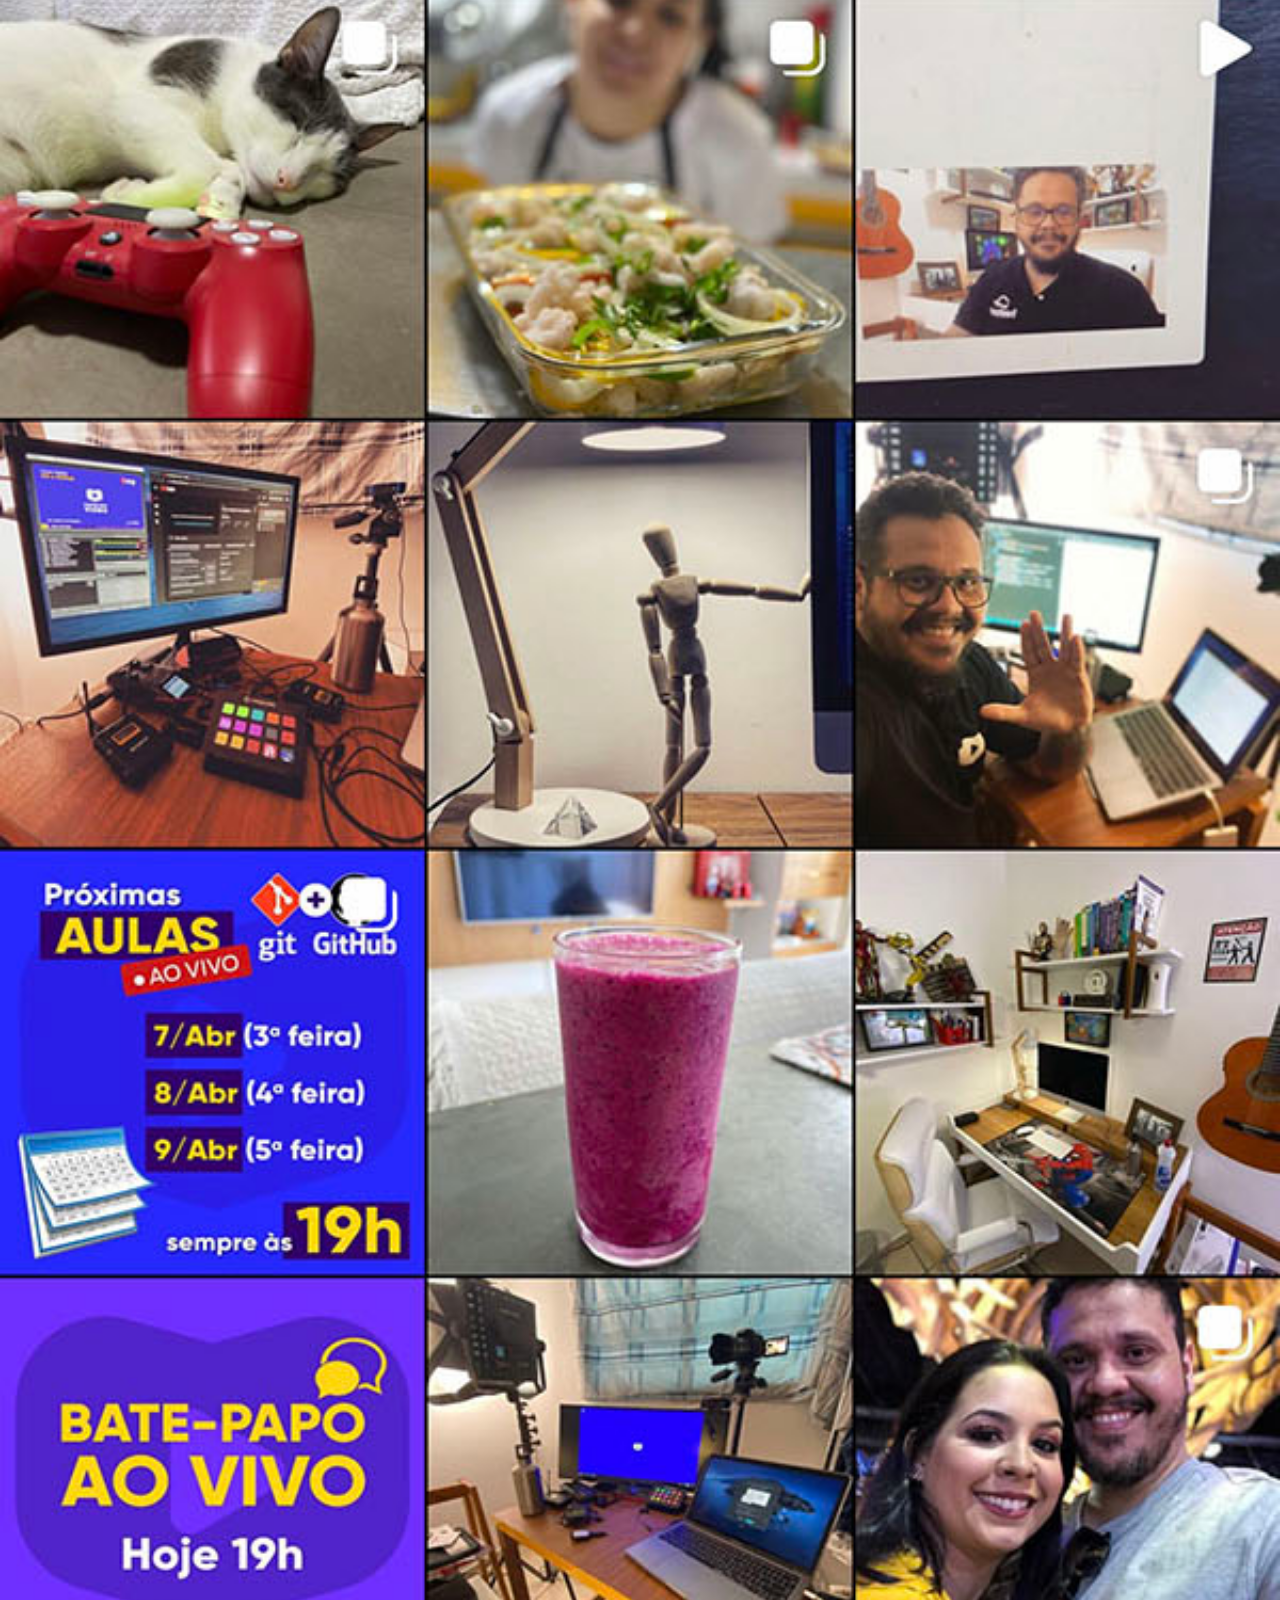
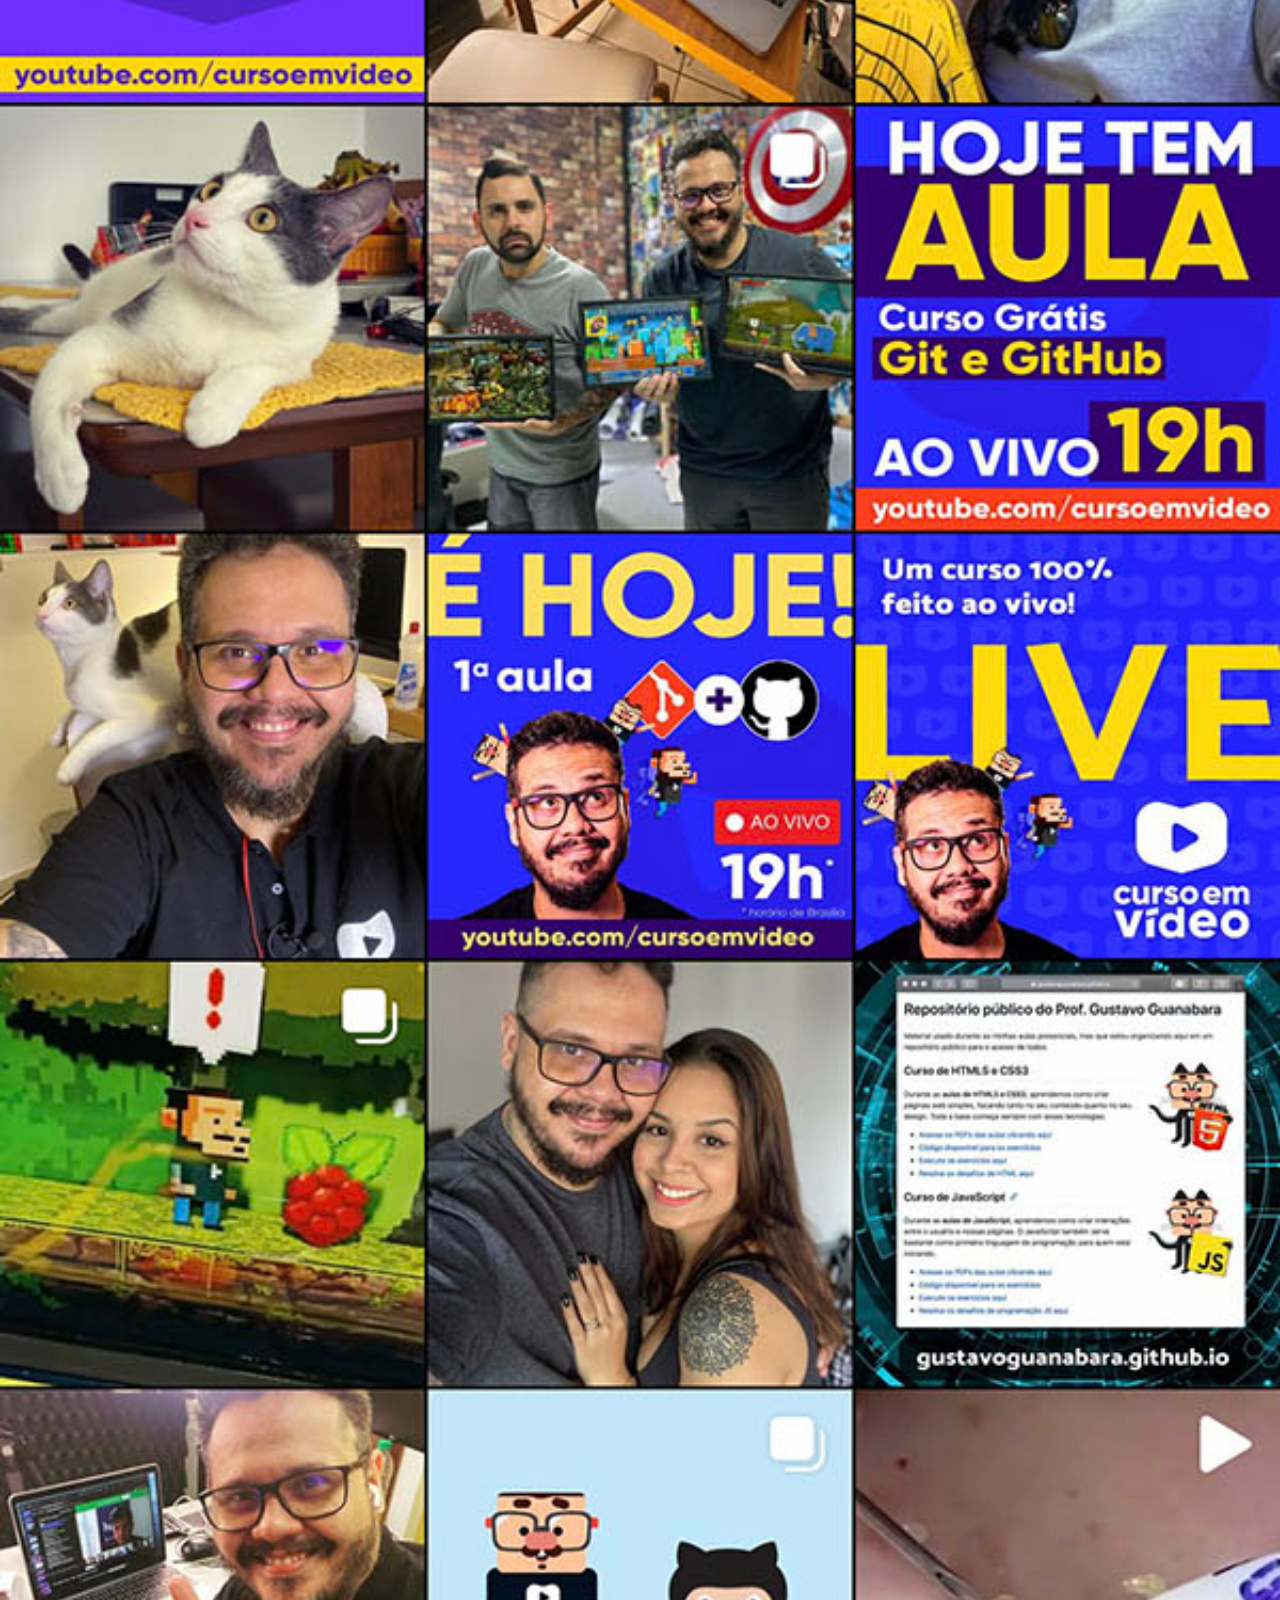
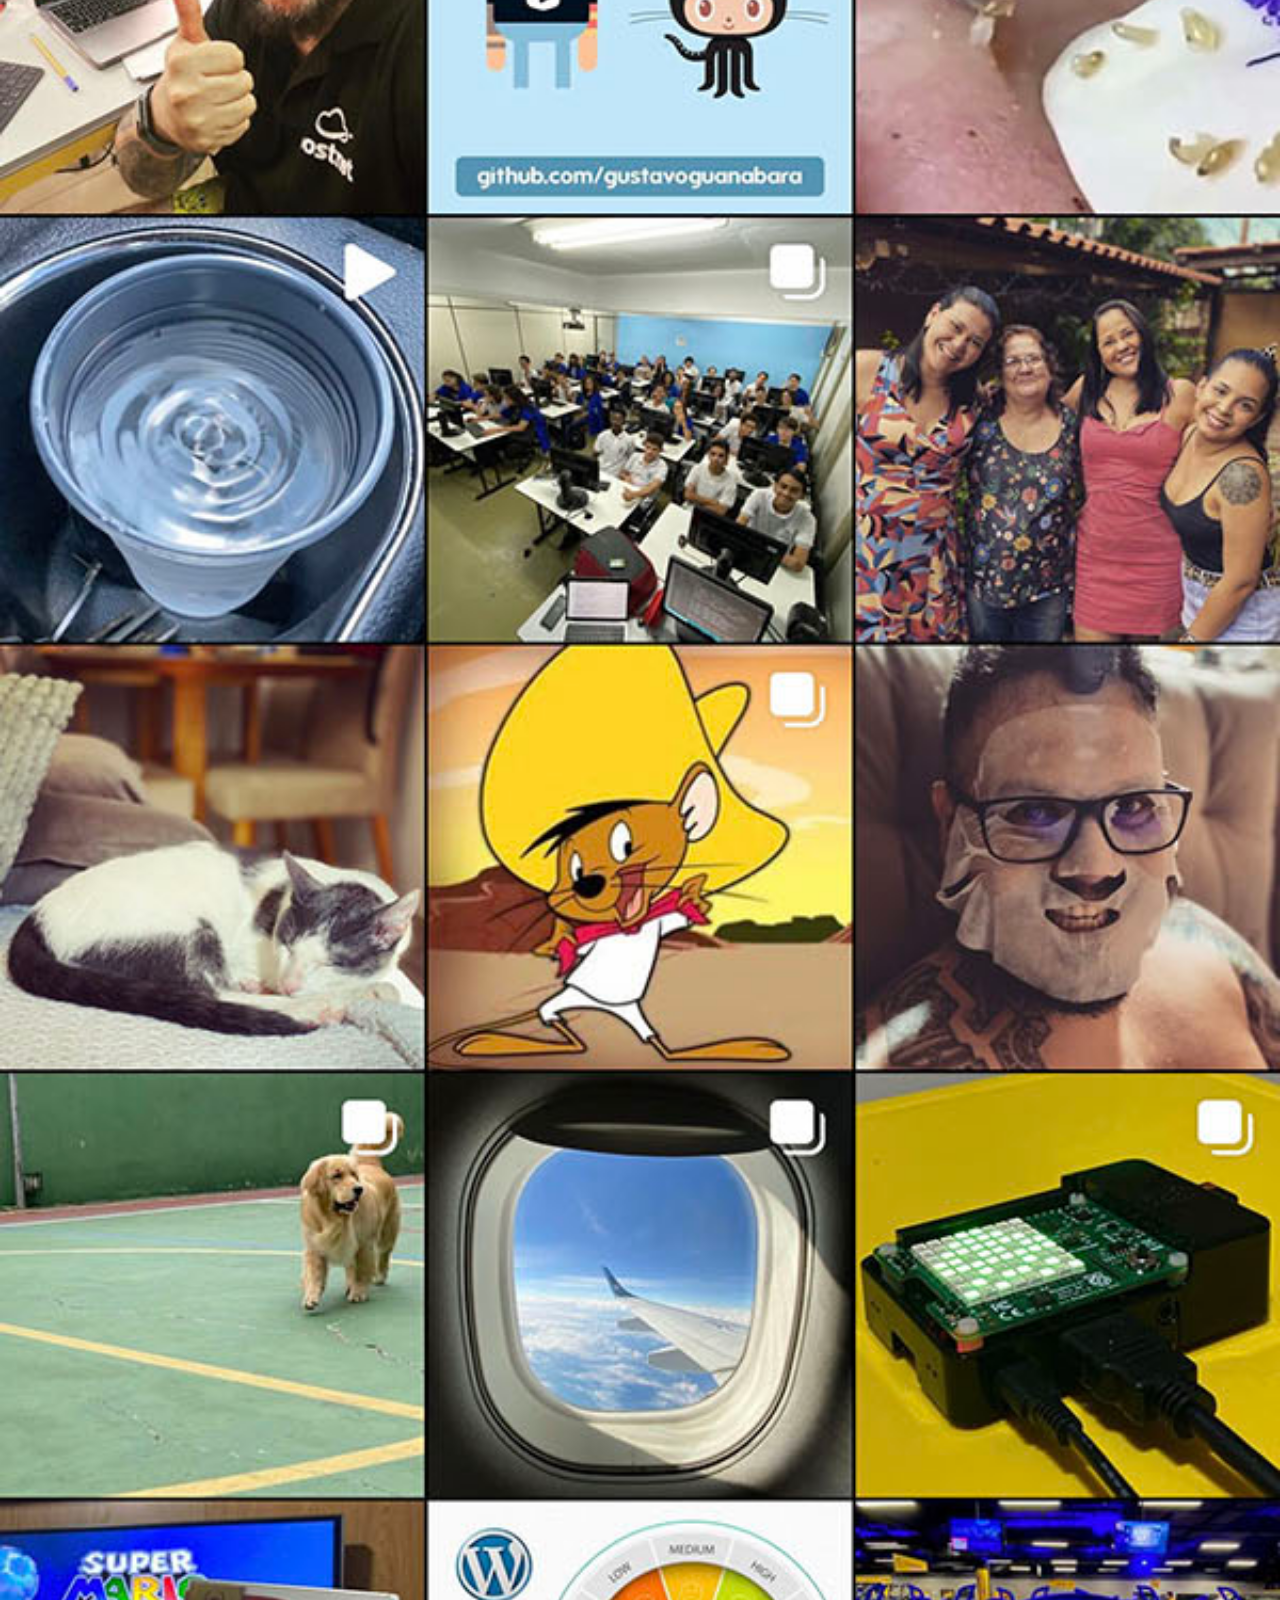
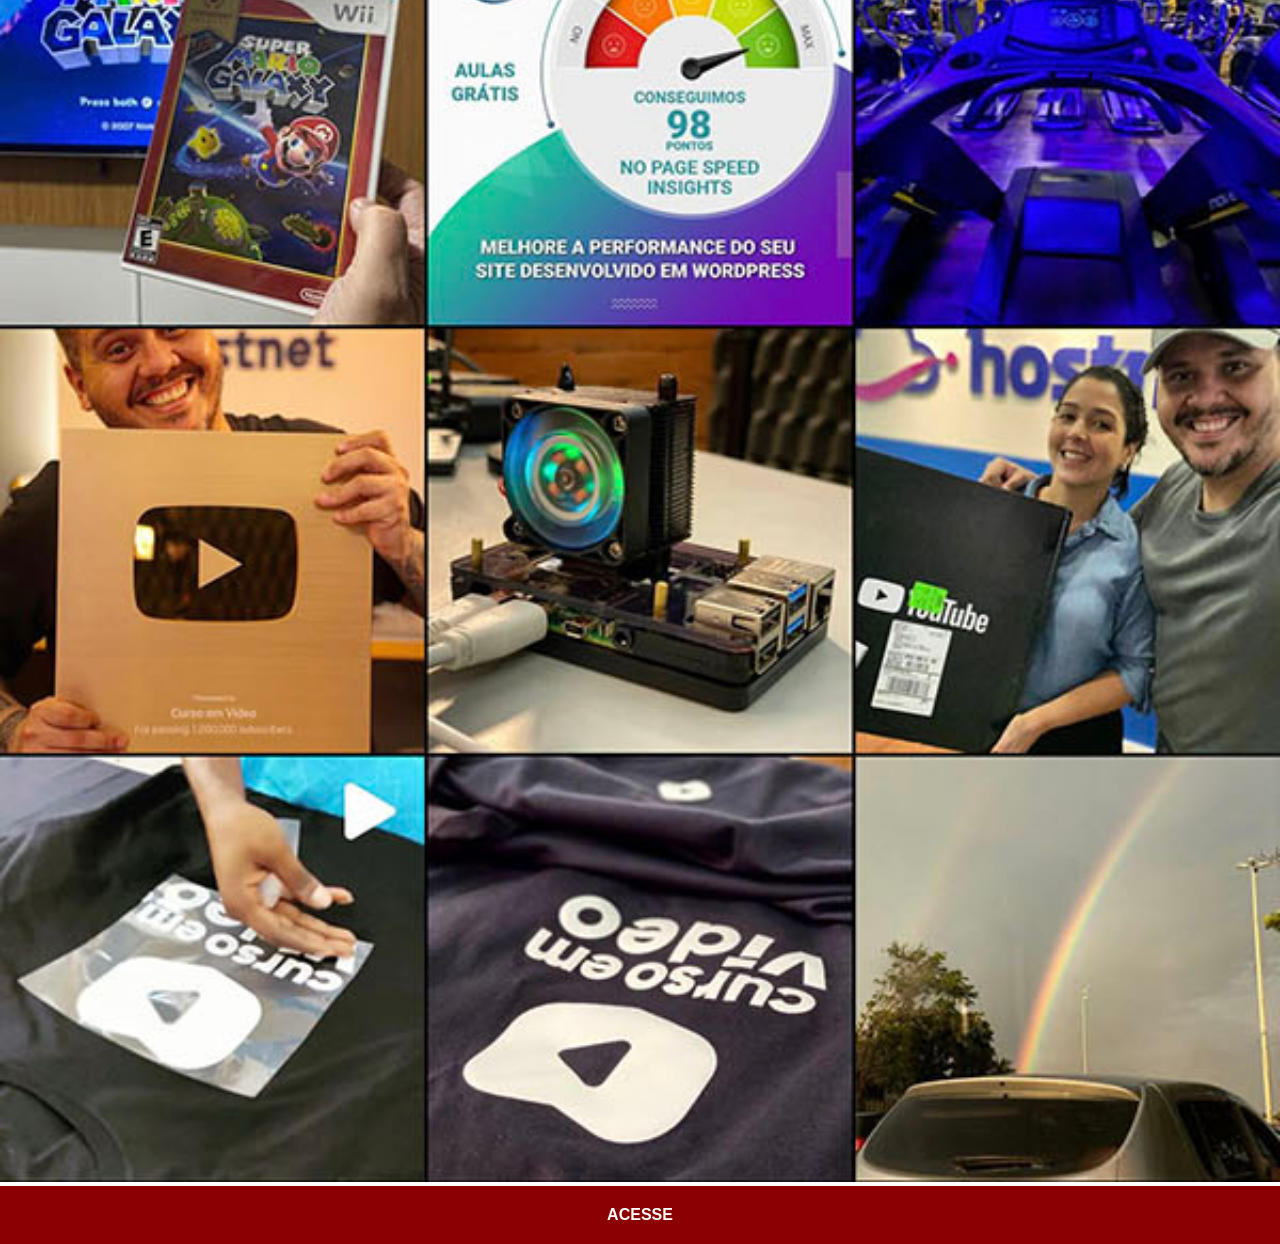
<file: instagram.html>
<!DOCTYPE html>
<html lang="pt-br">
<head>
    <meta charset="UTF-8">
    <meta name="viewport" content="width=device-width, initial-scale=1.0">
    <title>Instagram</title>
    <link rel="stylesheet" href="estilos/social.css">
</head>
<body>
    <img src="imagens/tela-instagram.jpg" alt="Instagram">
    <a href="https://www.instagram.com/altitude_grafica/" target="_blank">ACESSE</a>
    
</body>
</html>
</file>
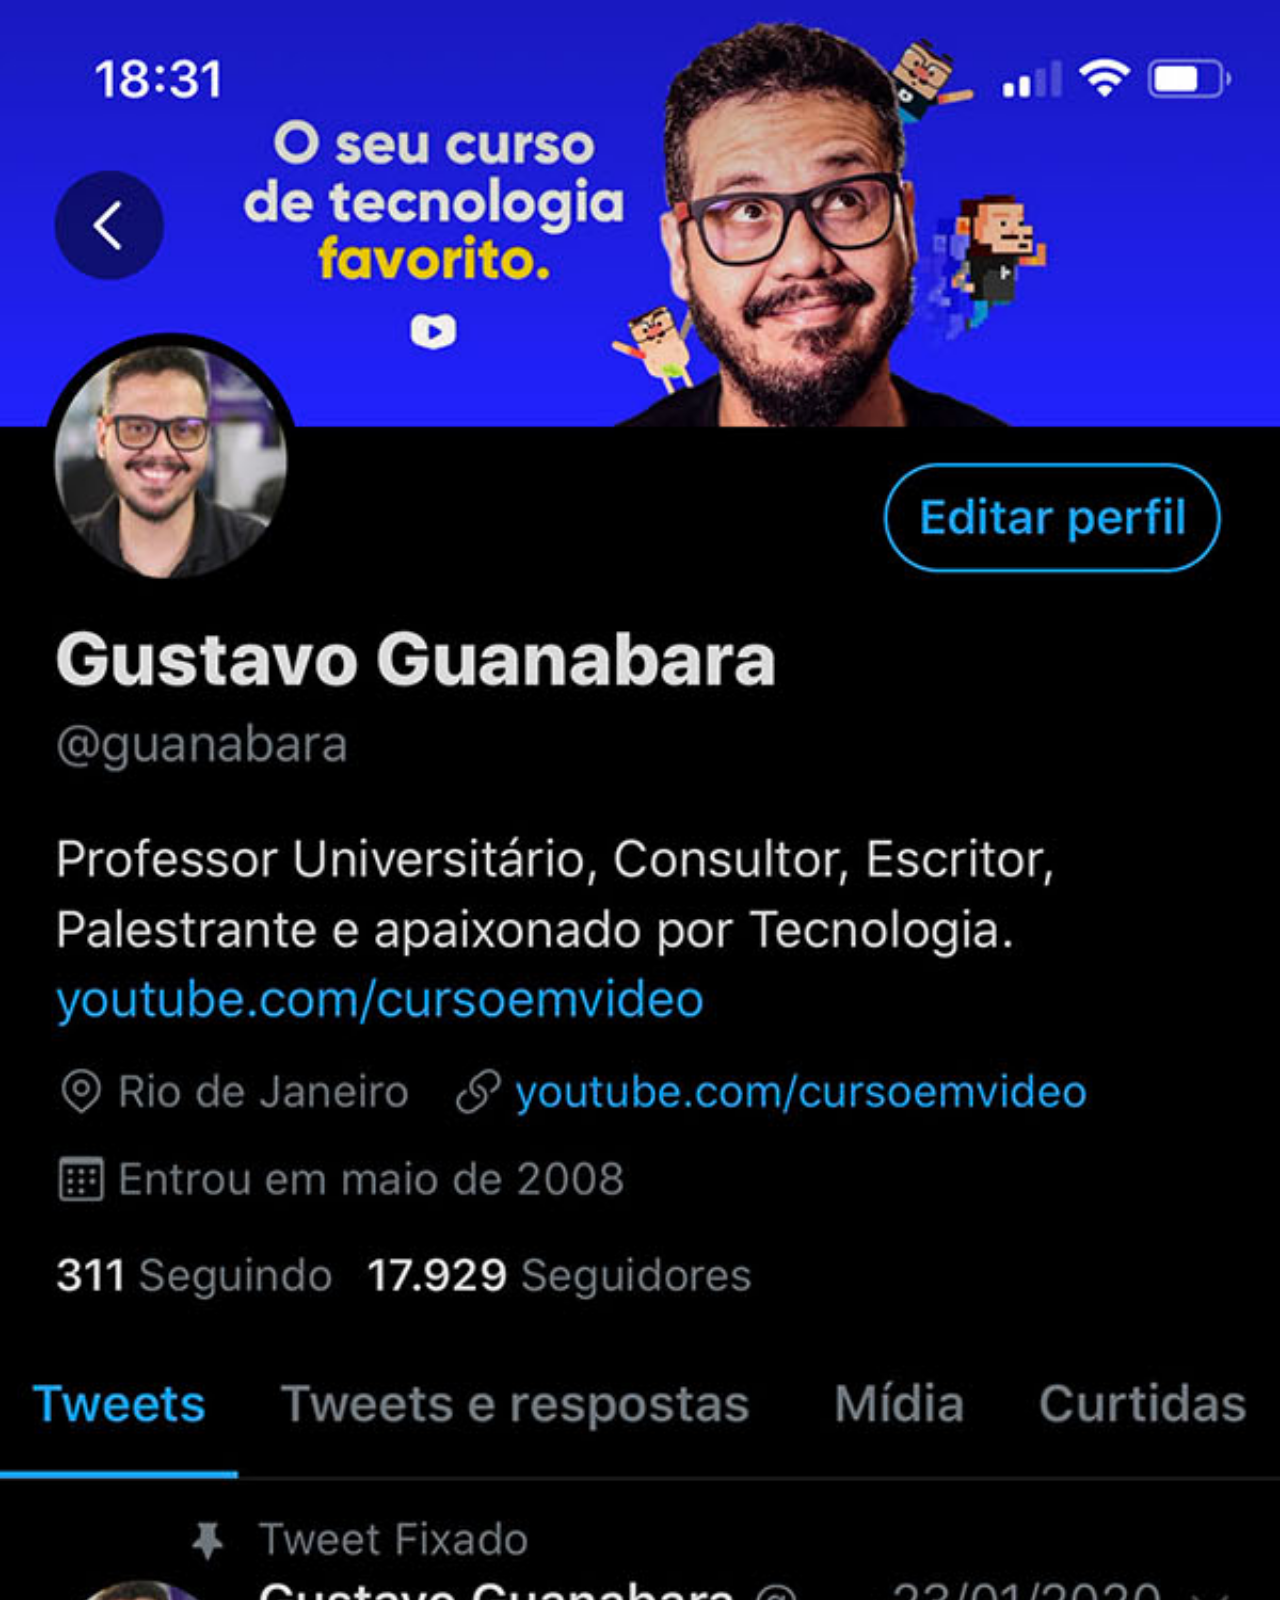
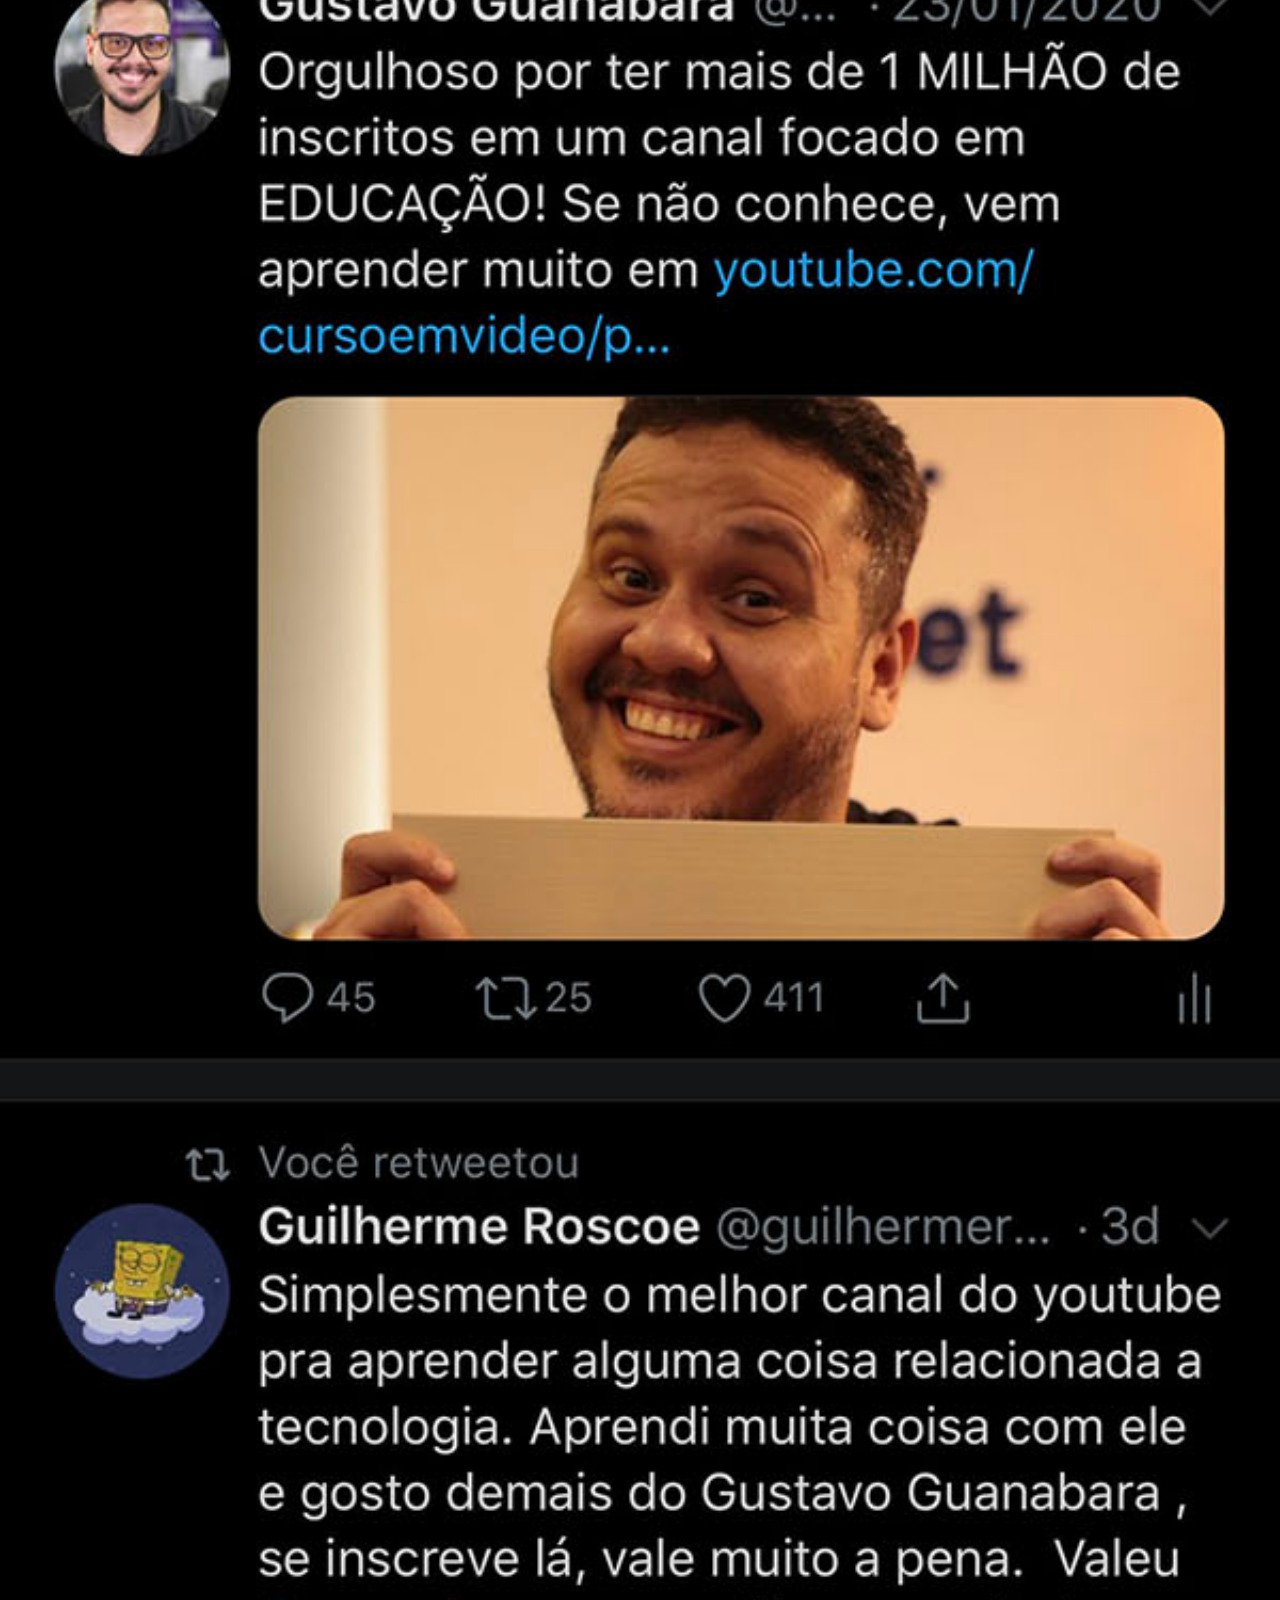
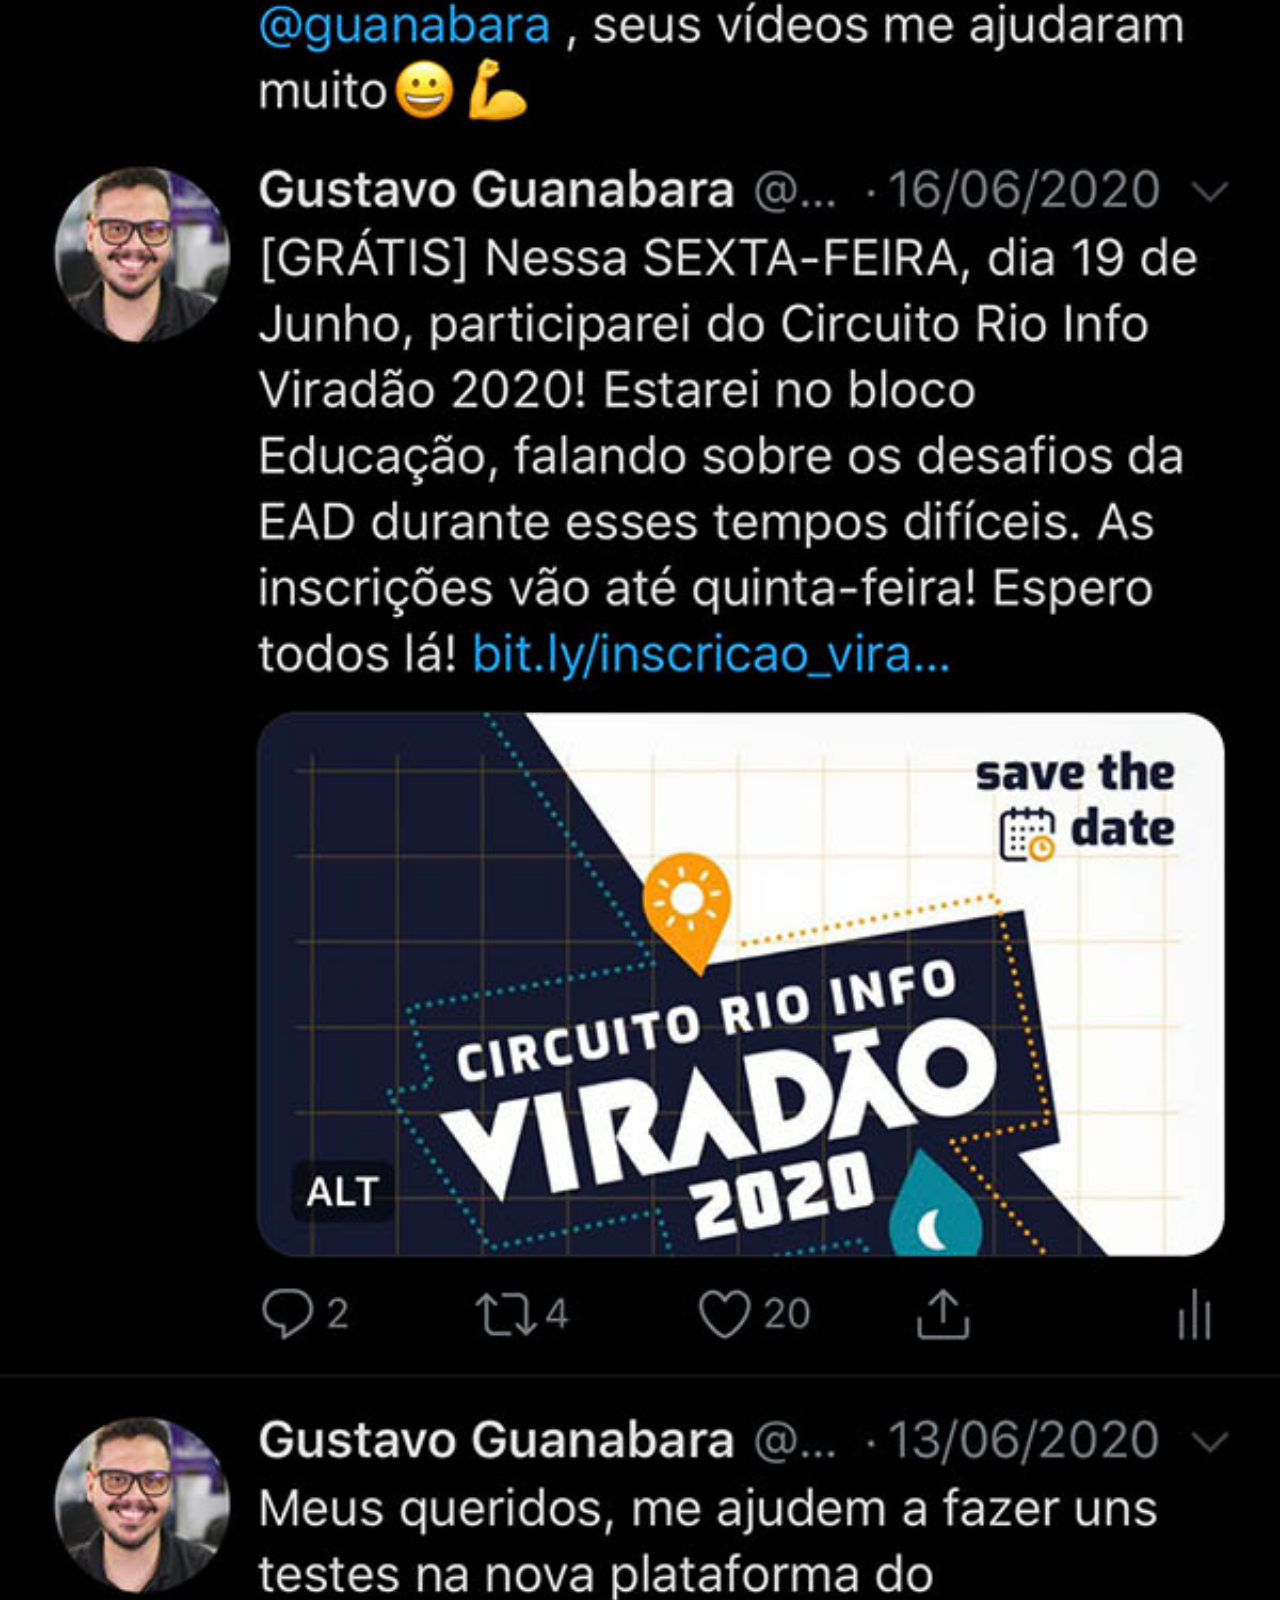
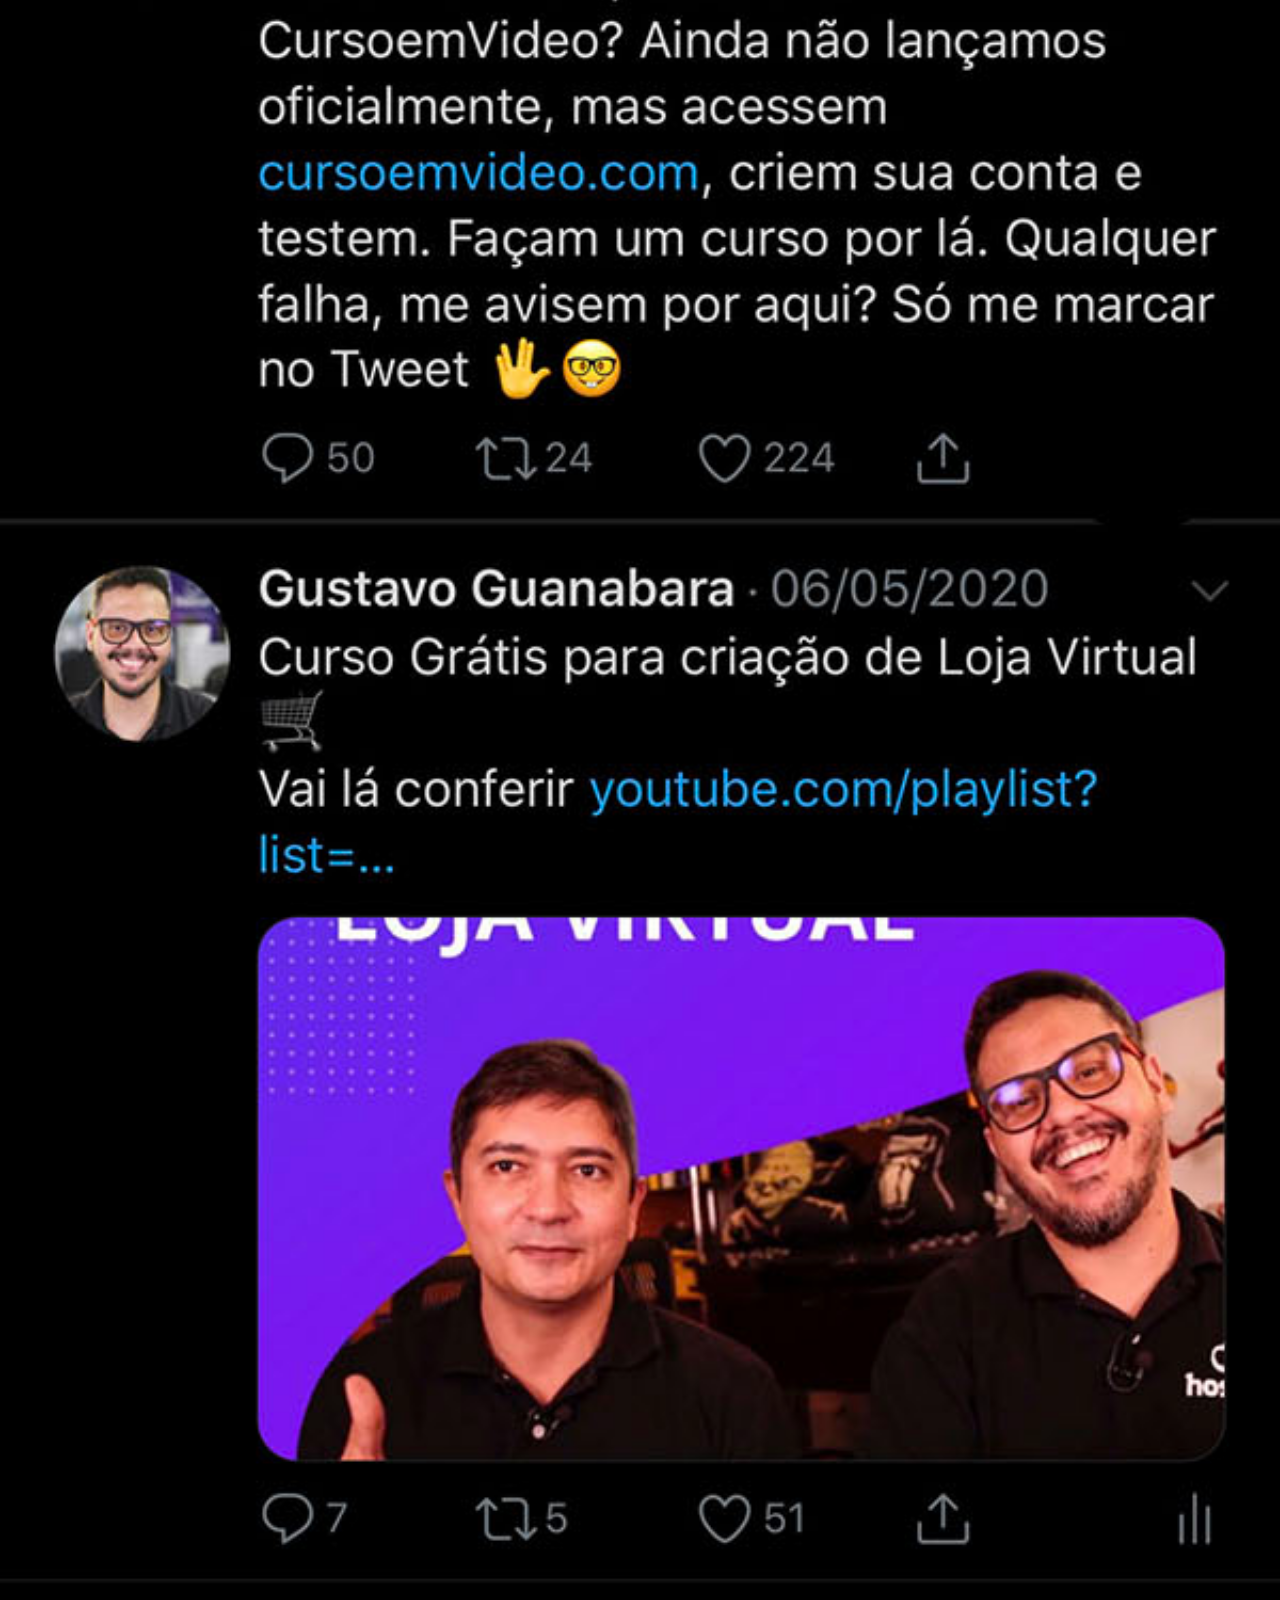
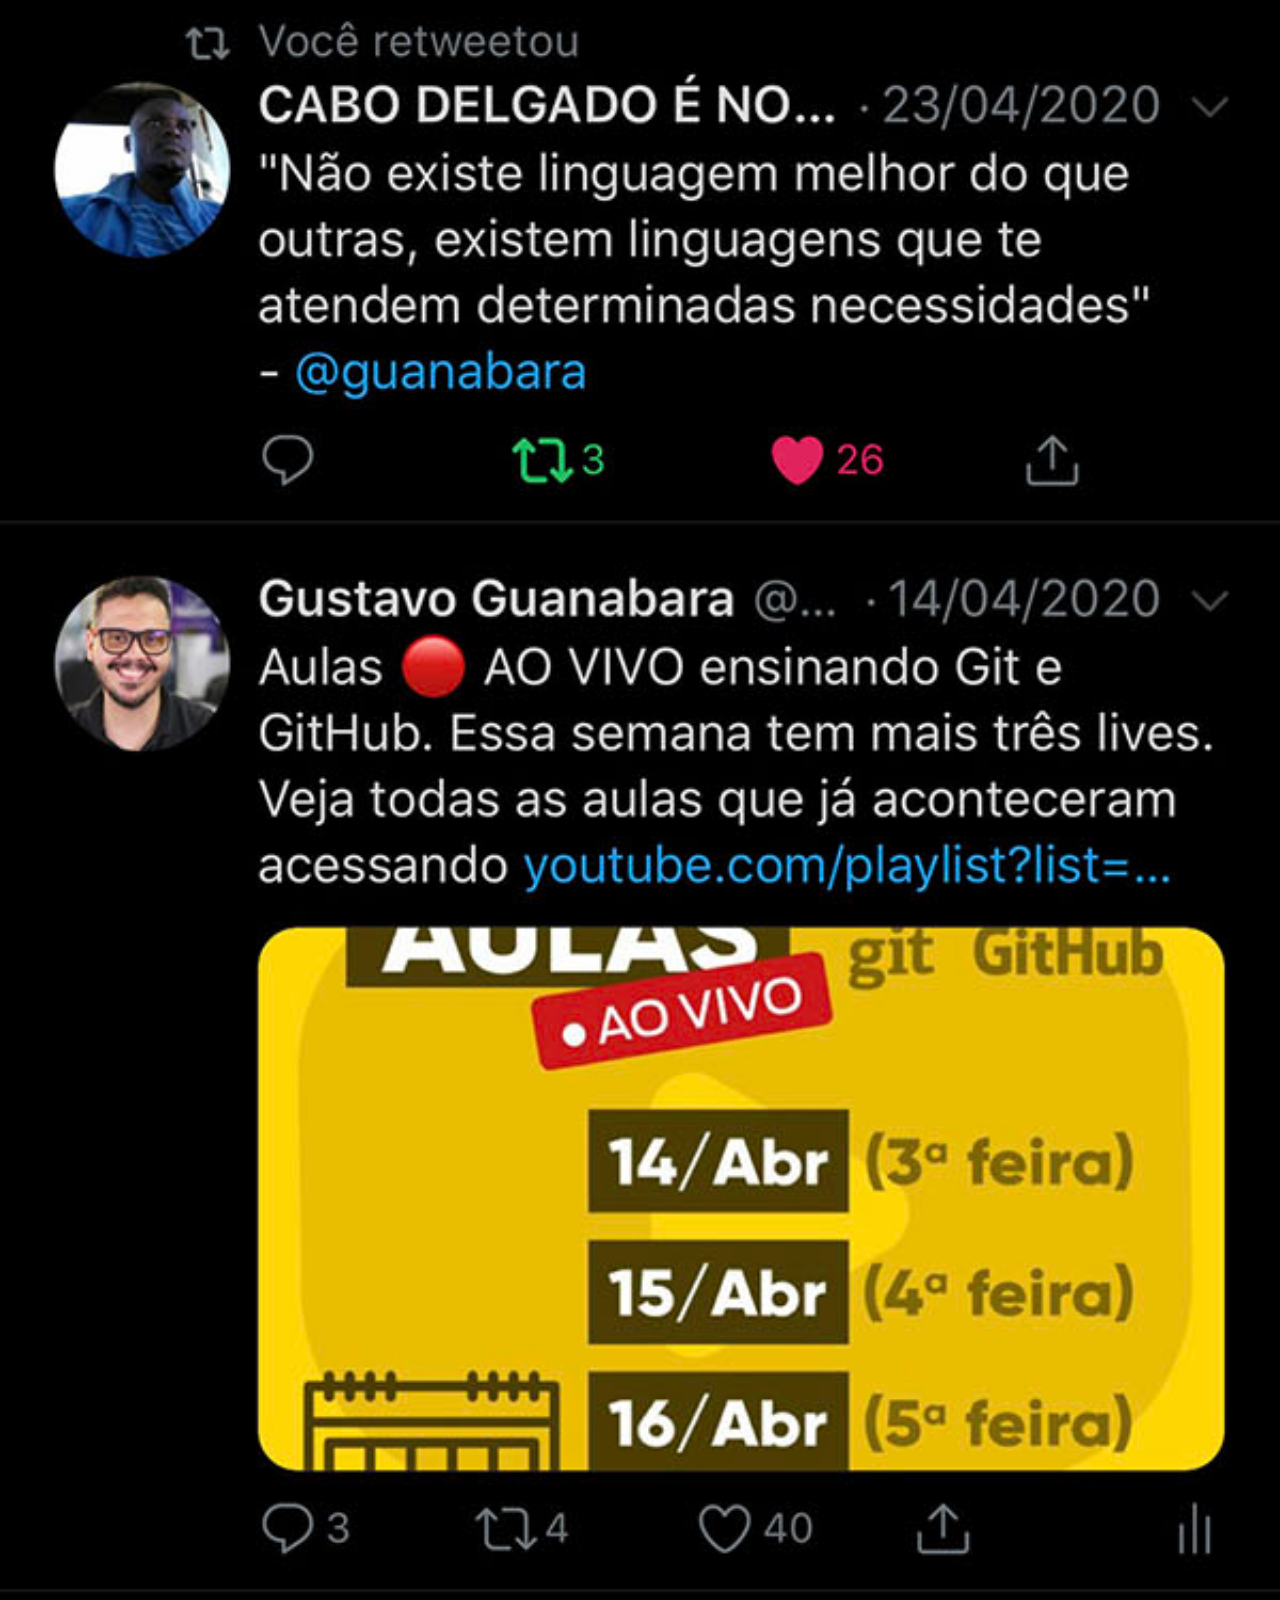
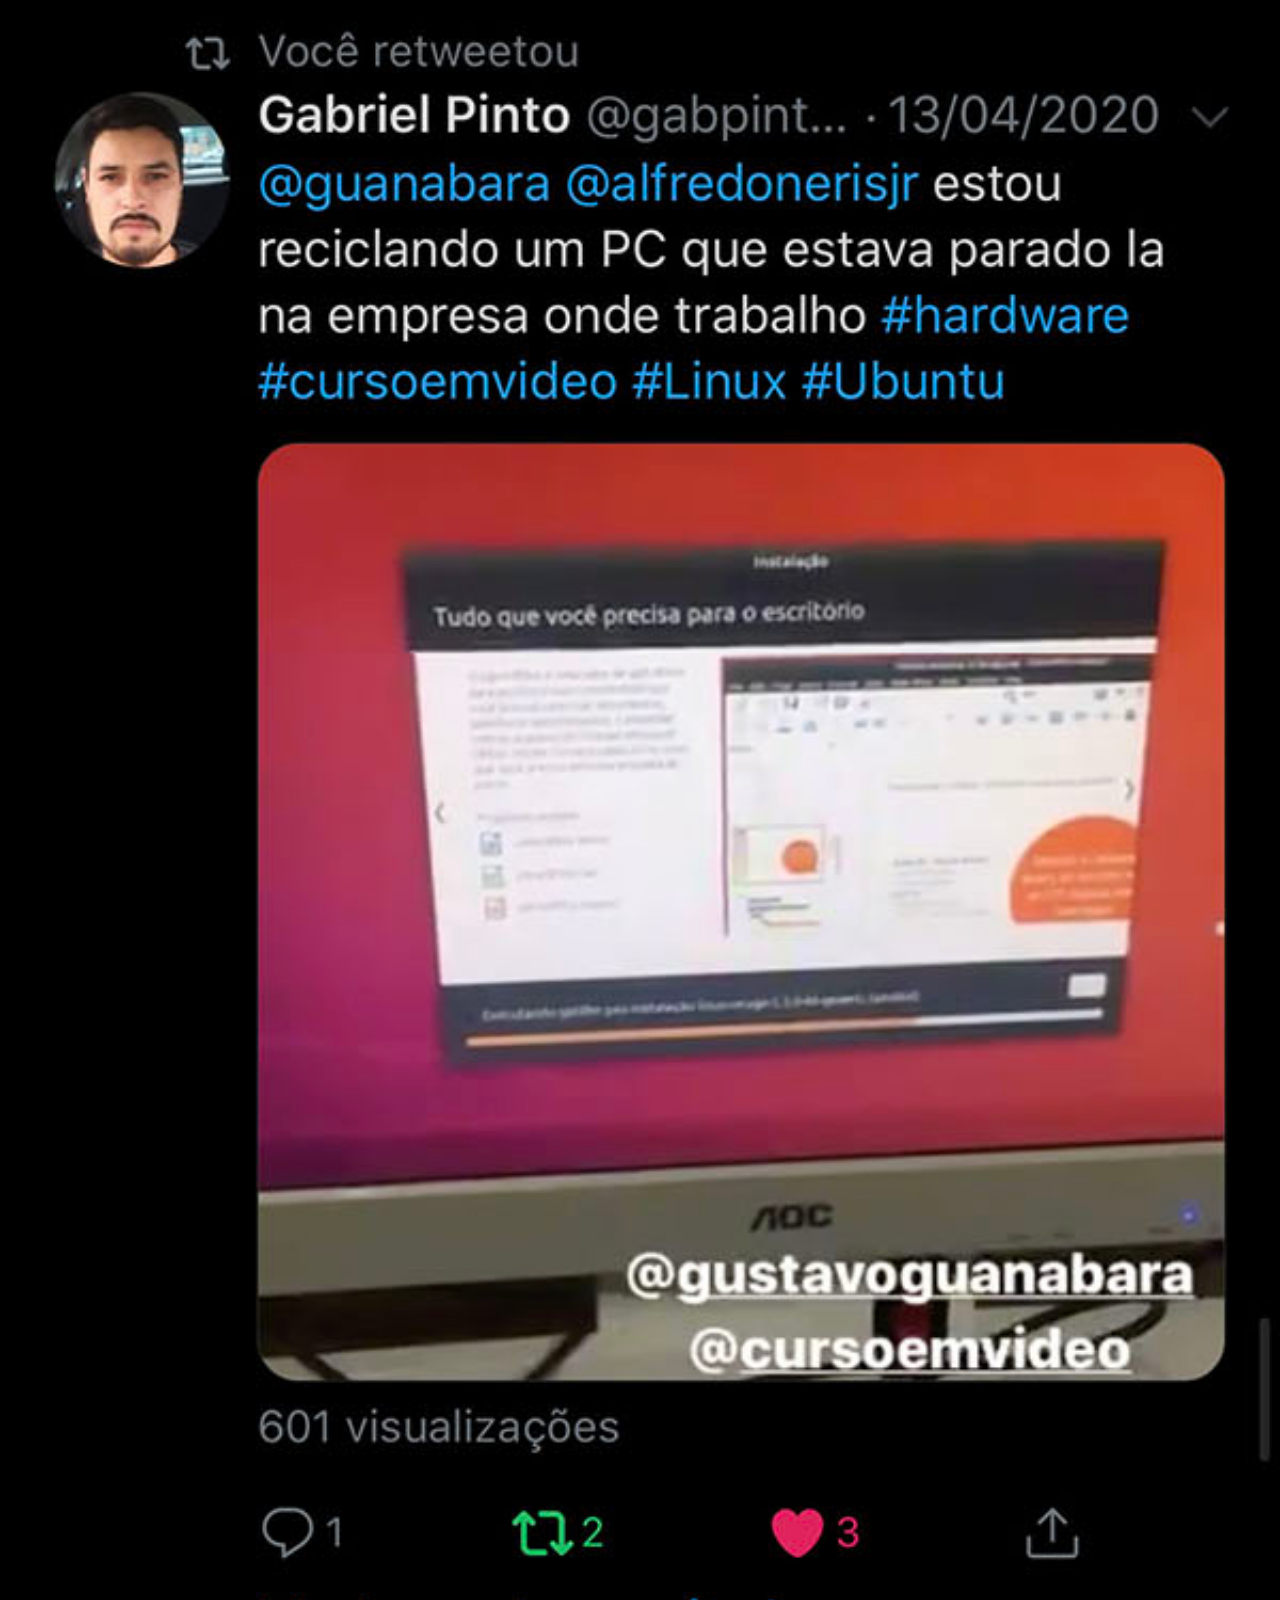
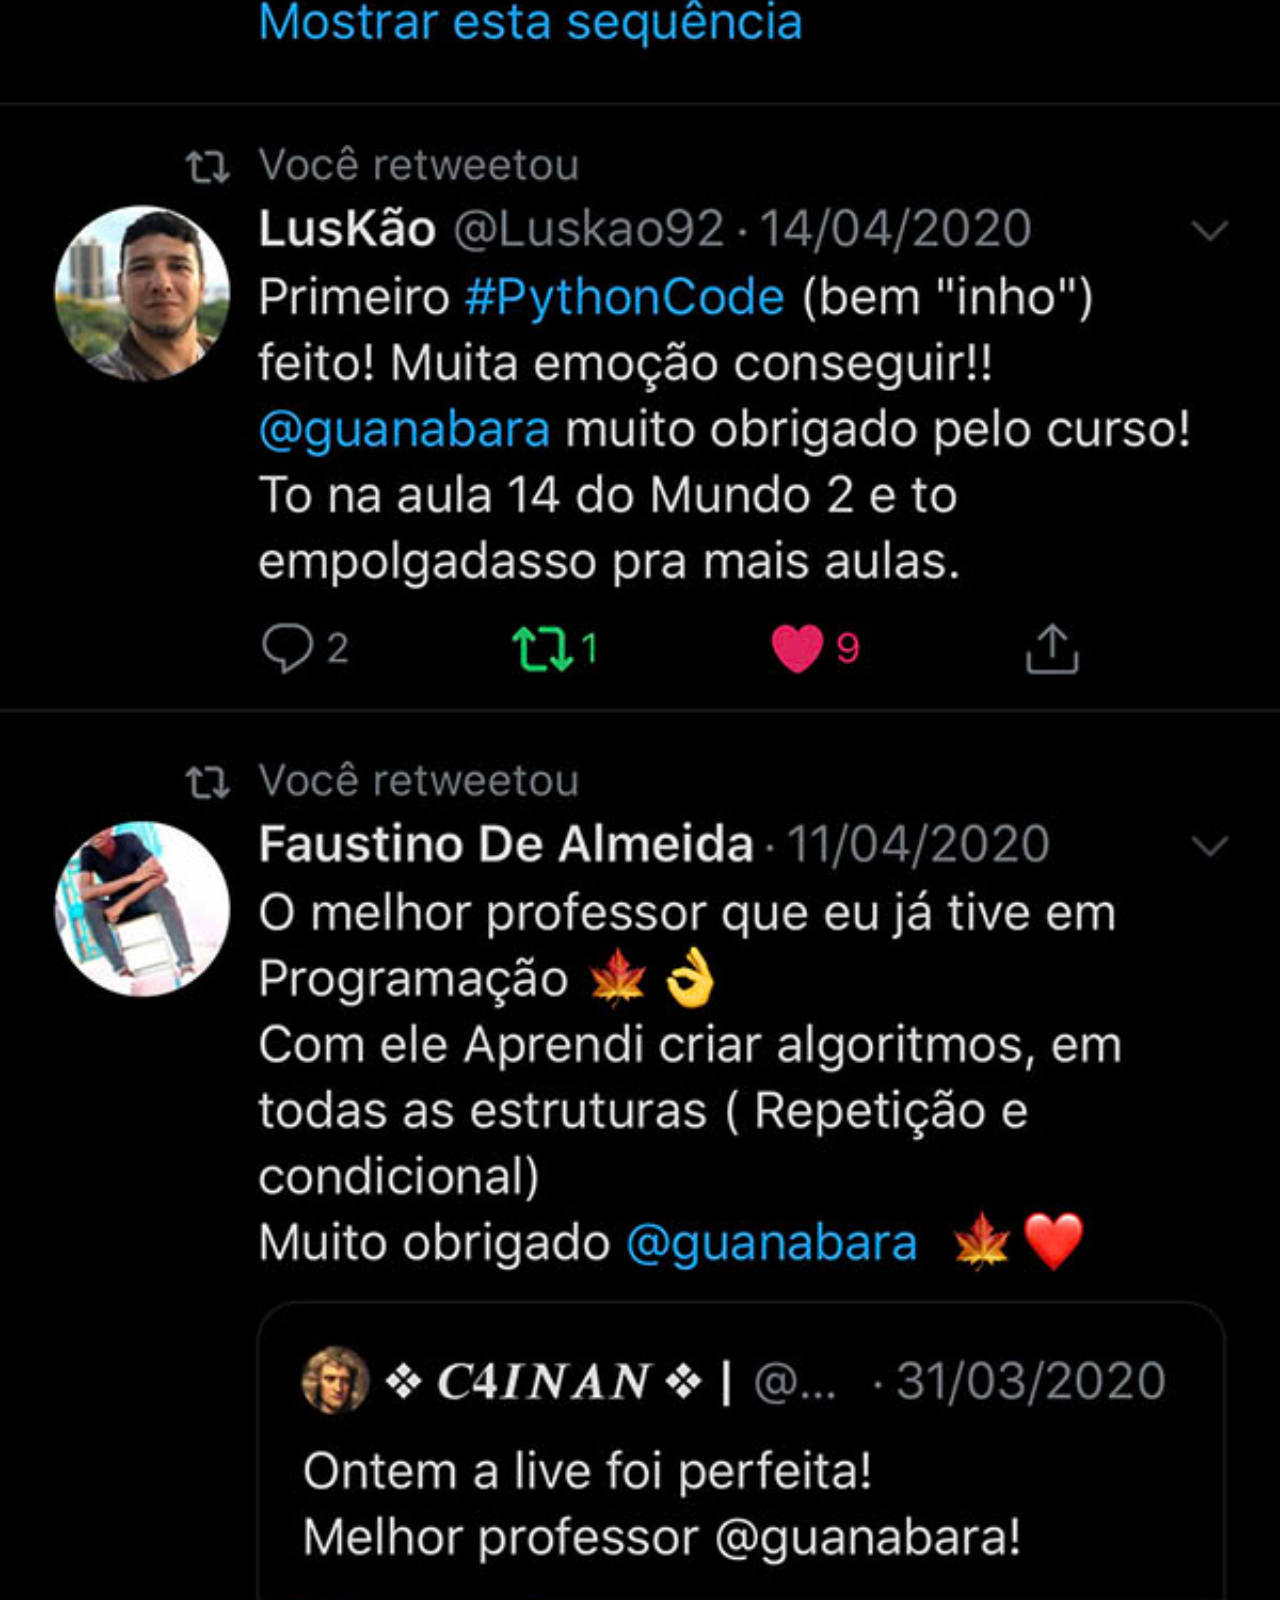
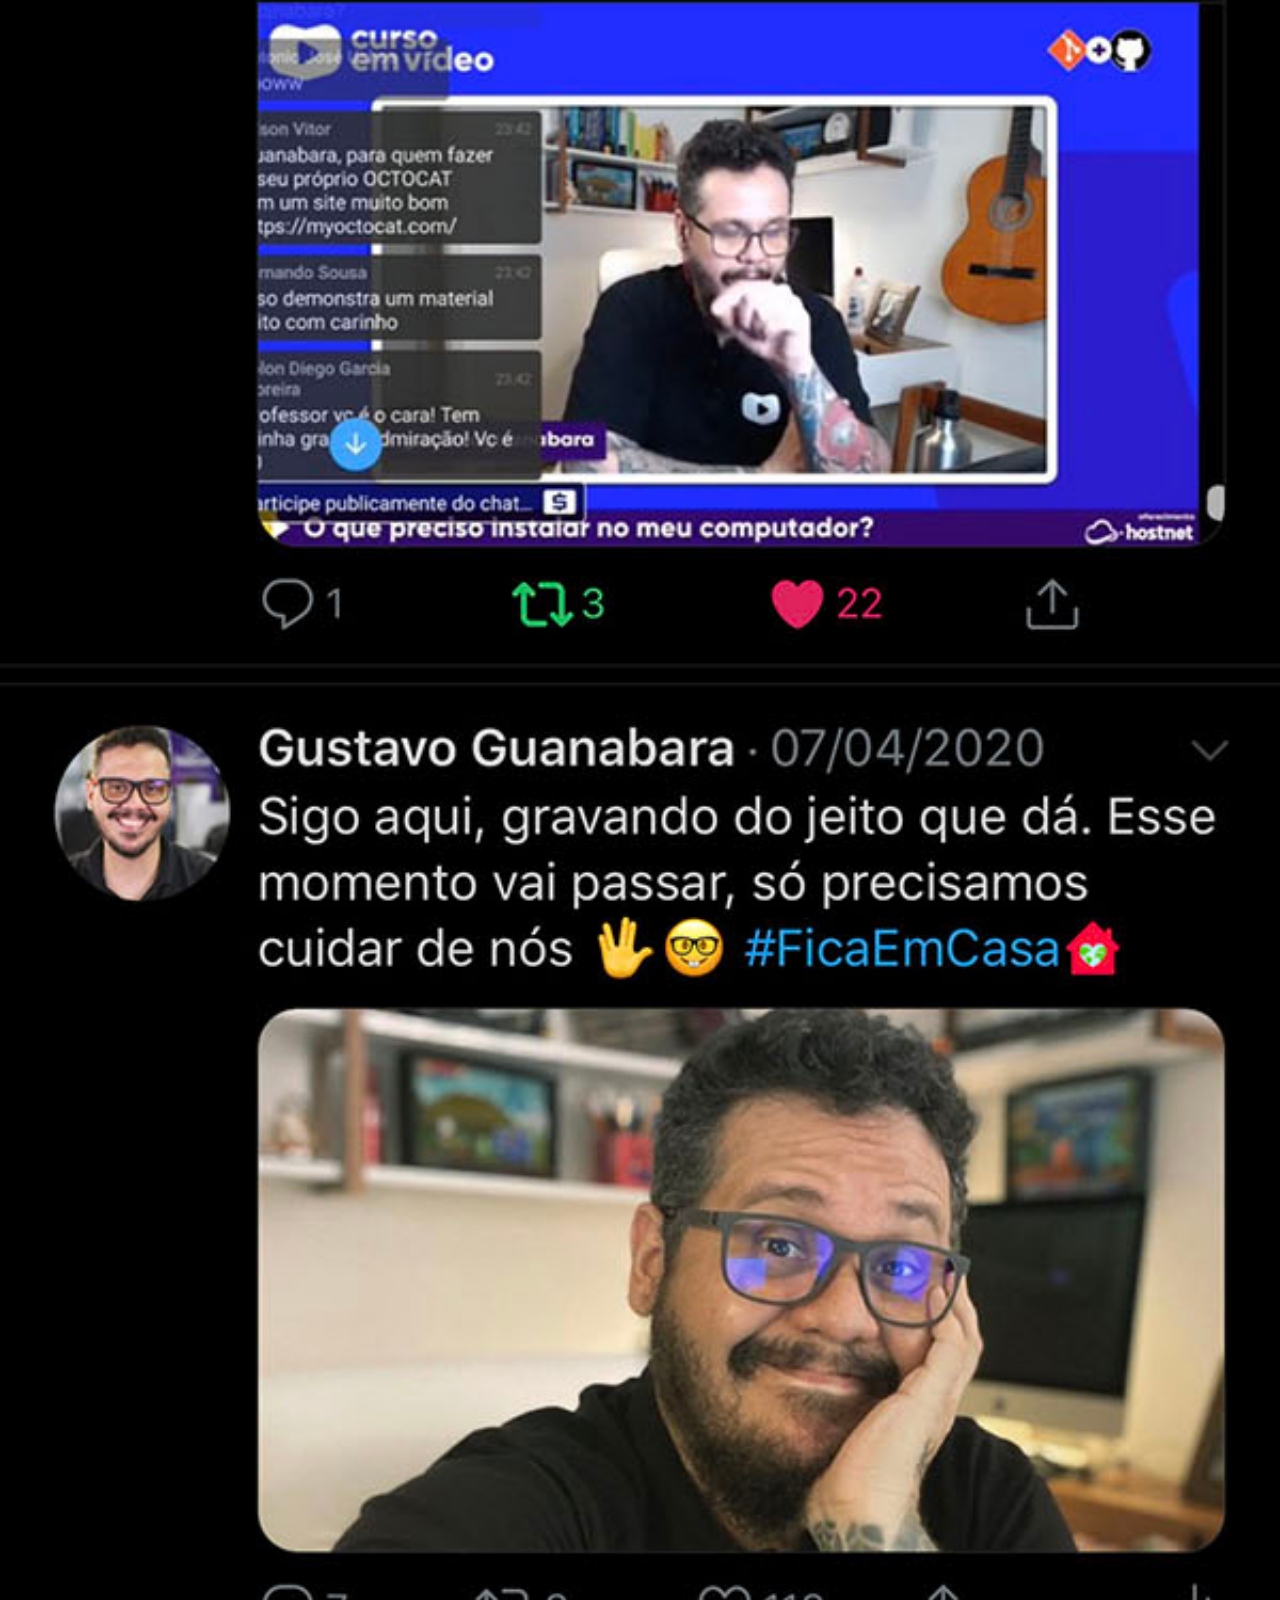
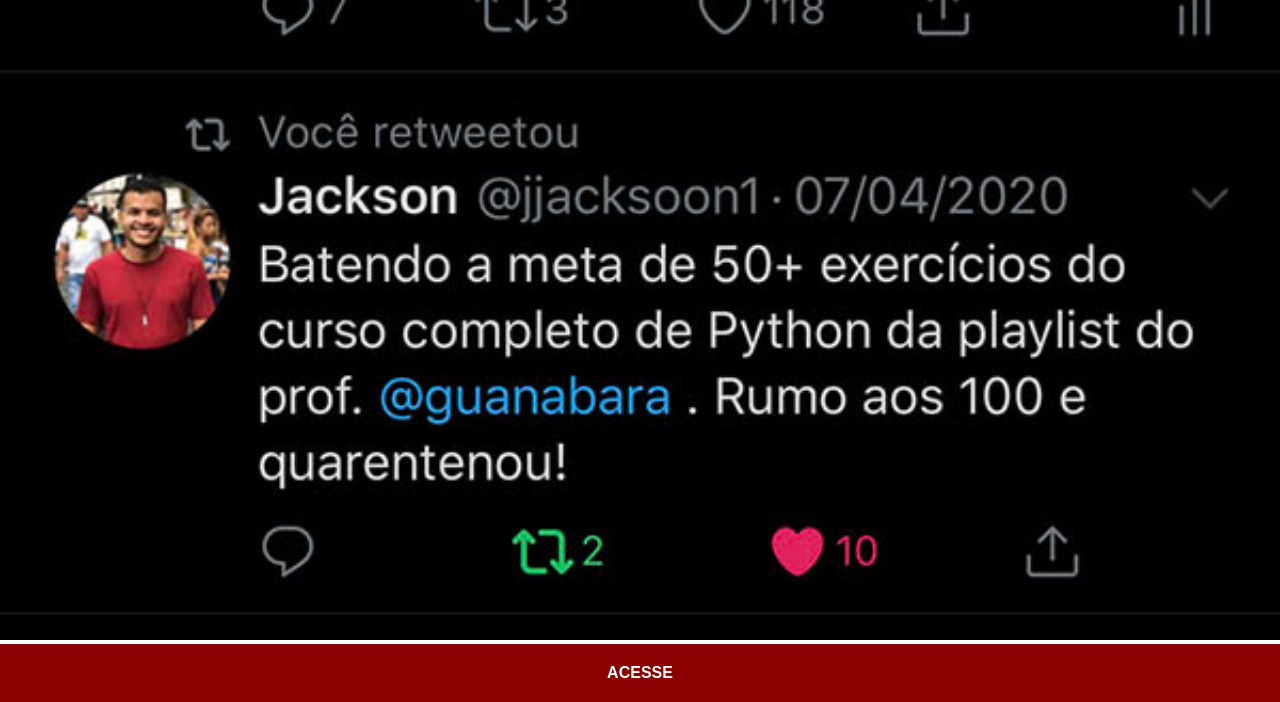
<file: twitter.html>
<!DOCTYPE html>
<html lang="pt-br">
<head>
    <meta charset="UTF-8">
    <meta name="viewport" content="width=device-width, initial-scale=1.0">
    <title>Twitter</title>
    <link rel="stylesheet" href="estilos/social.css">
</head>
<body>
    <img src="imagens/tela-twitter.jpg" alt="Twitter">
    <a href="https://x.com/" target="_blank">ACESSE</a>
    
</body>
</html>
</file>
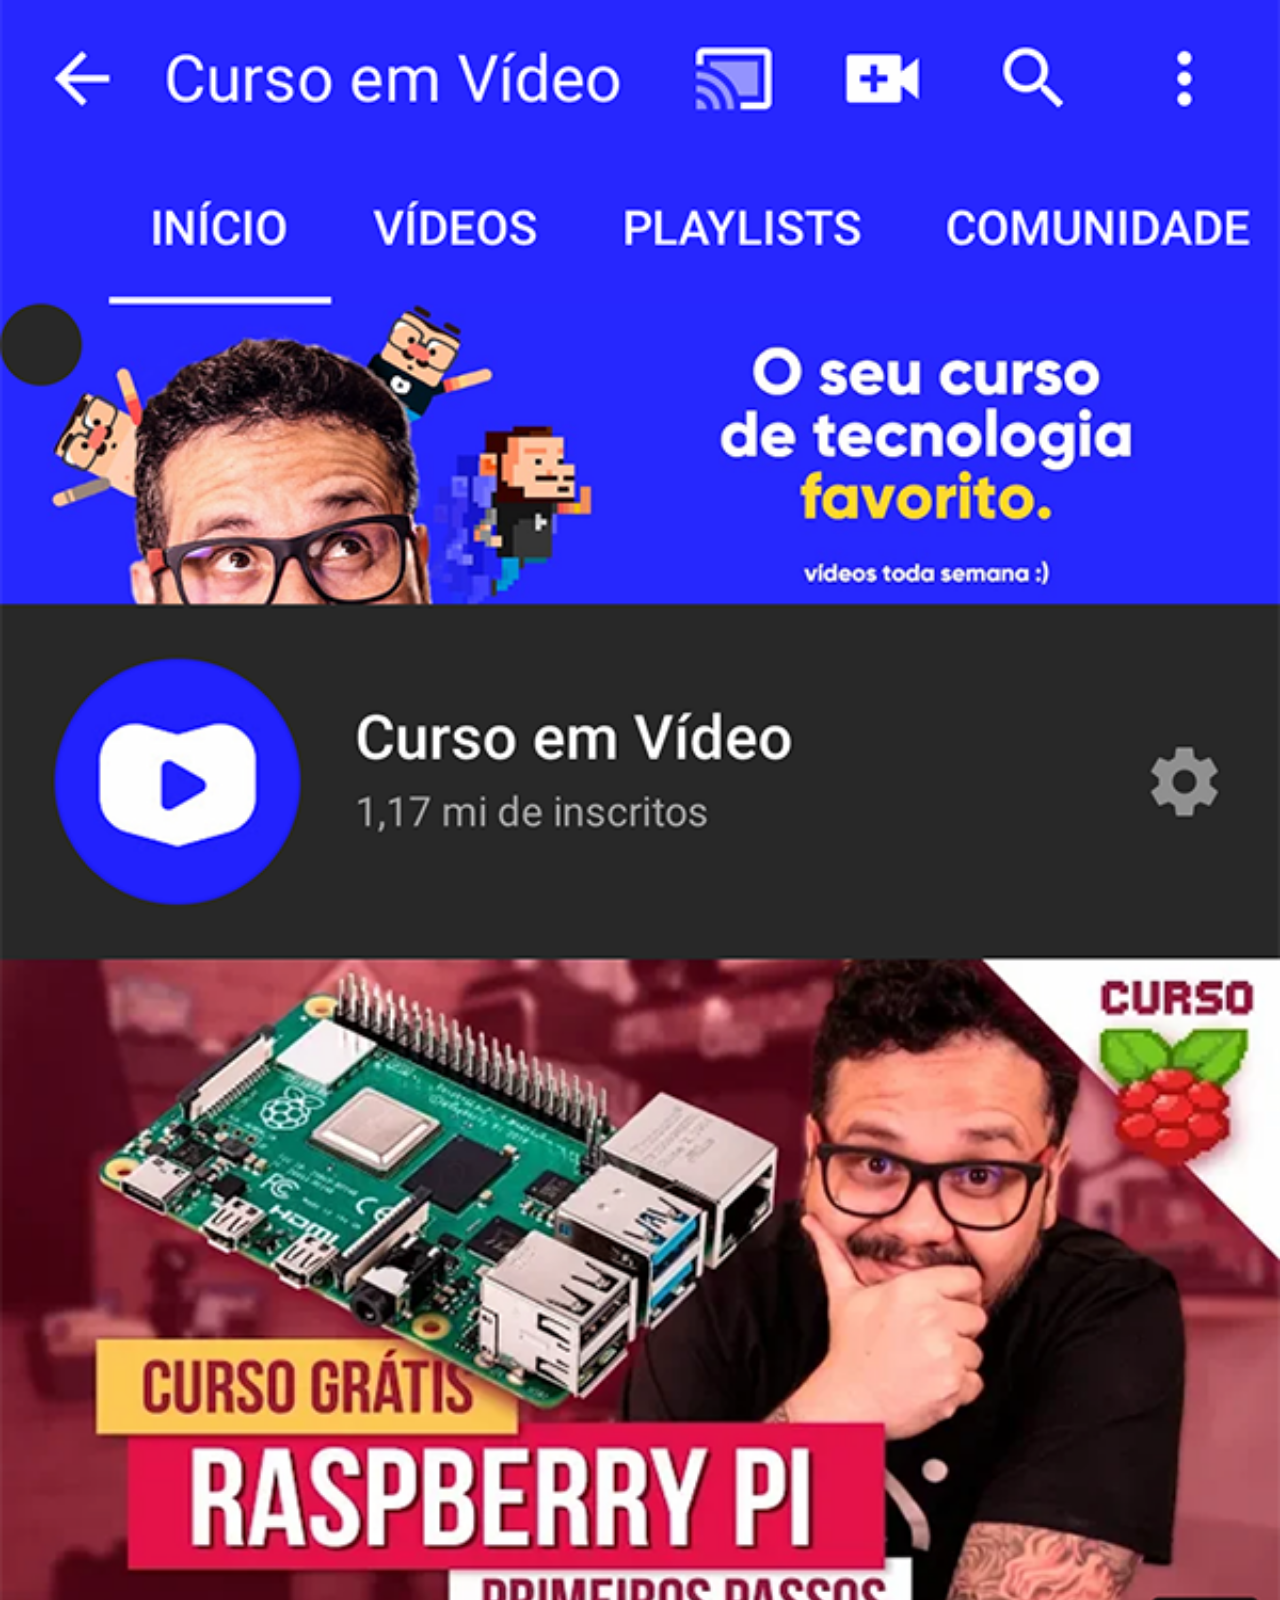
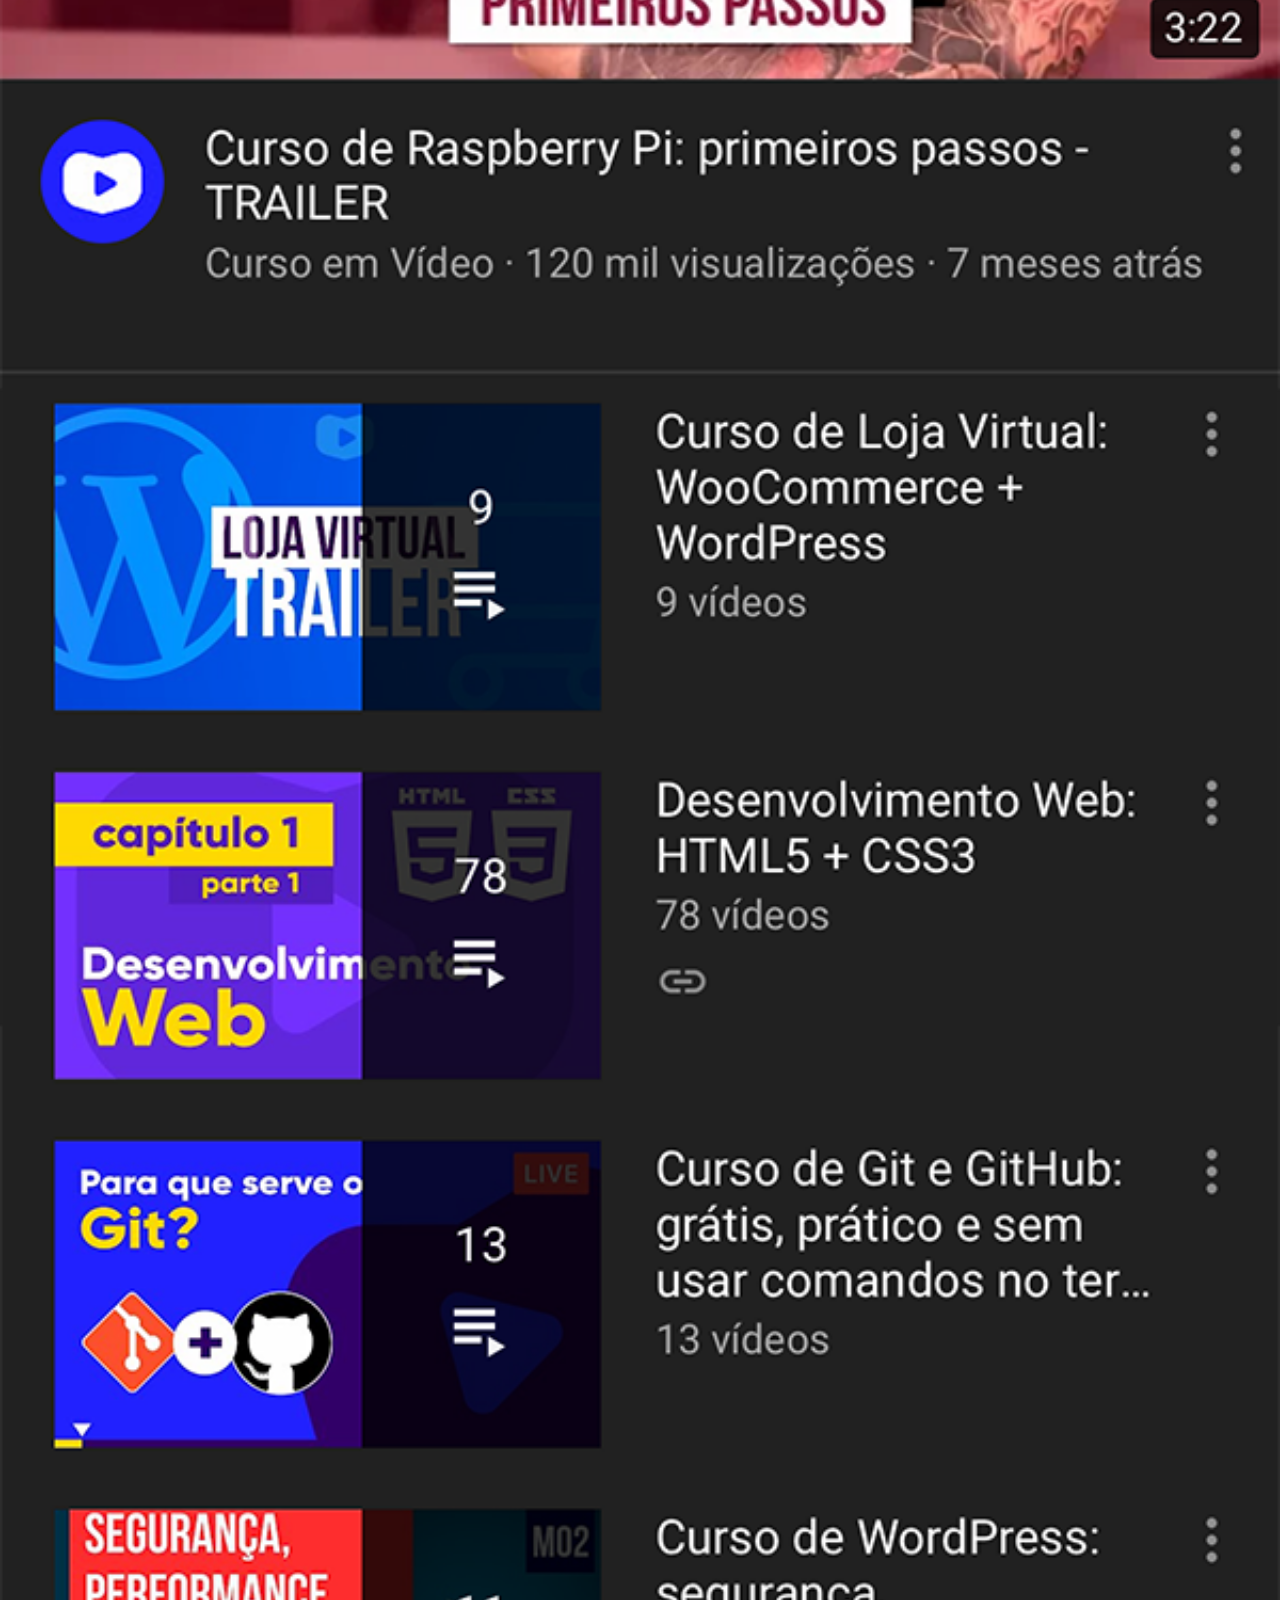
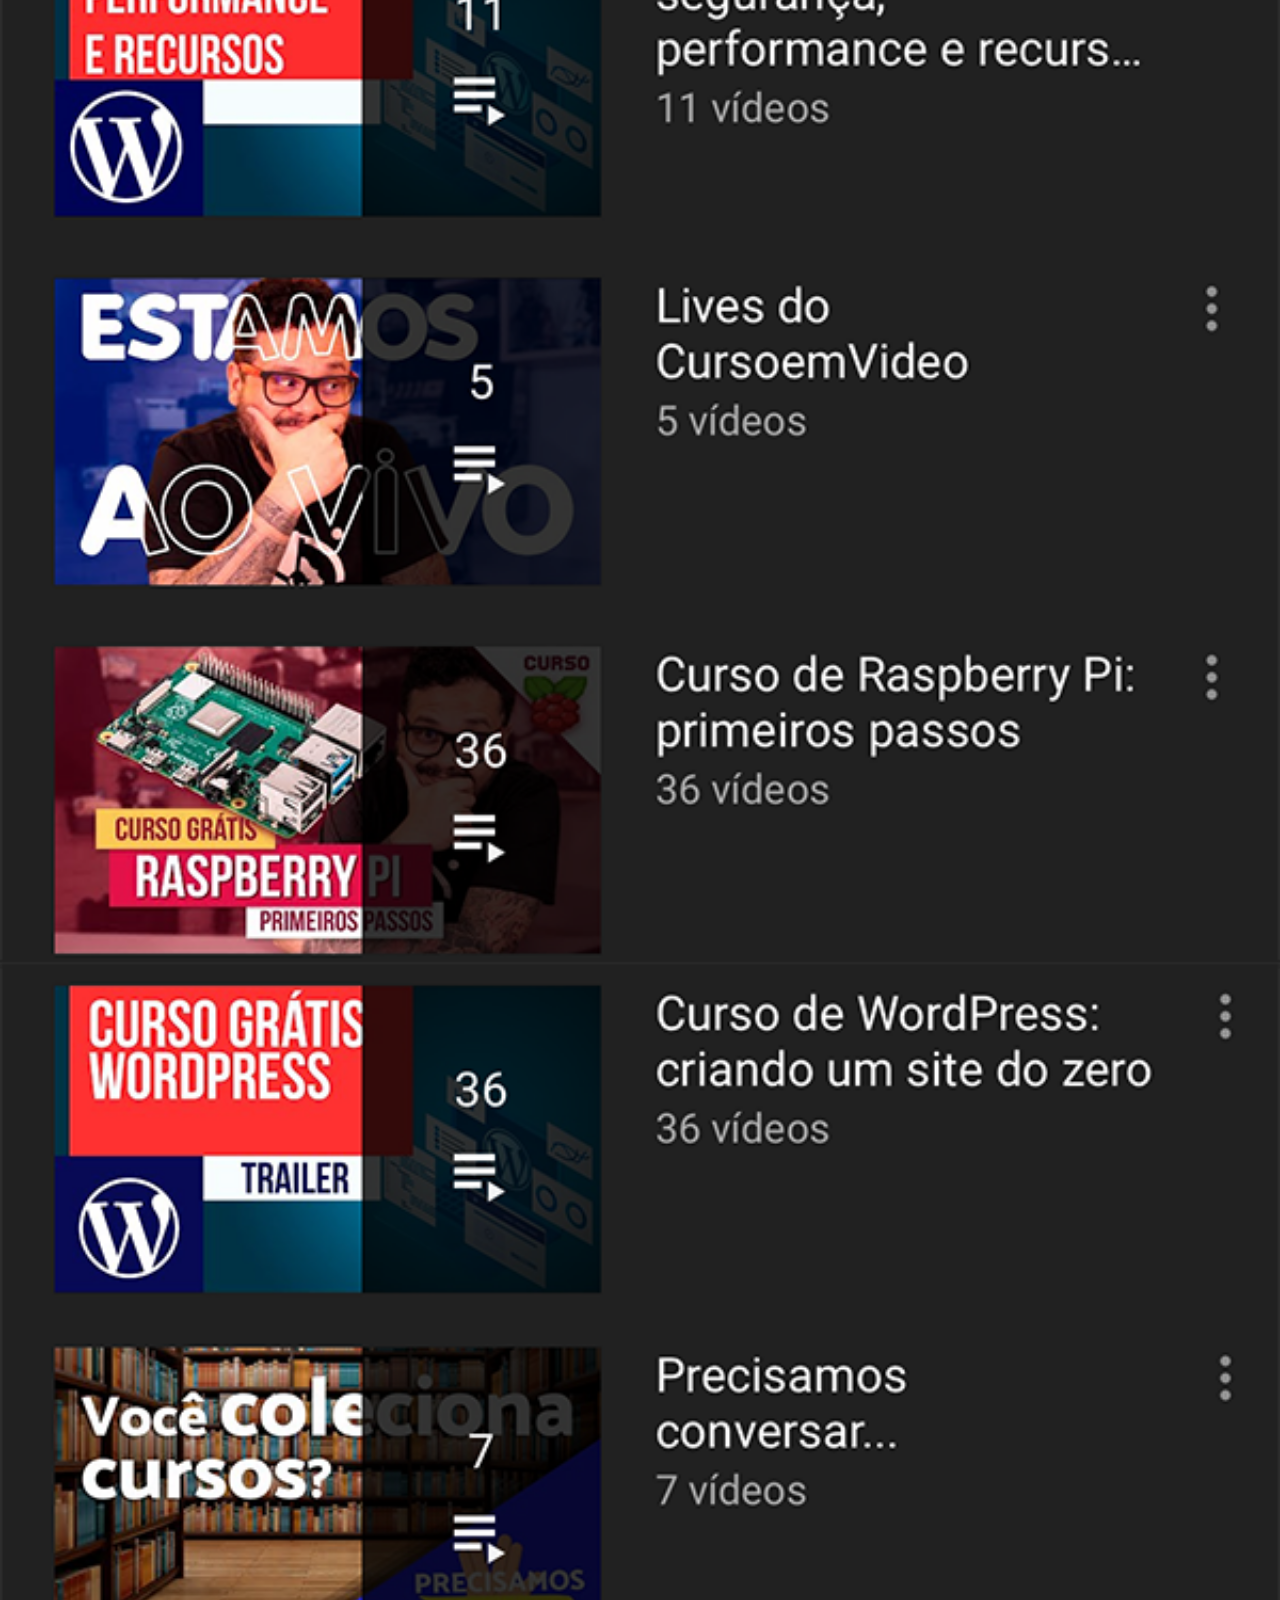
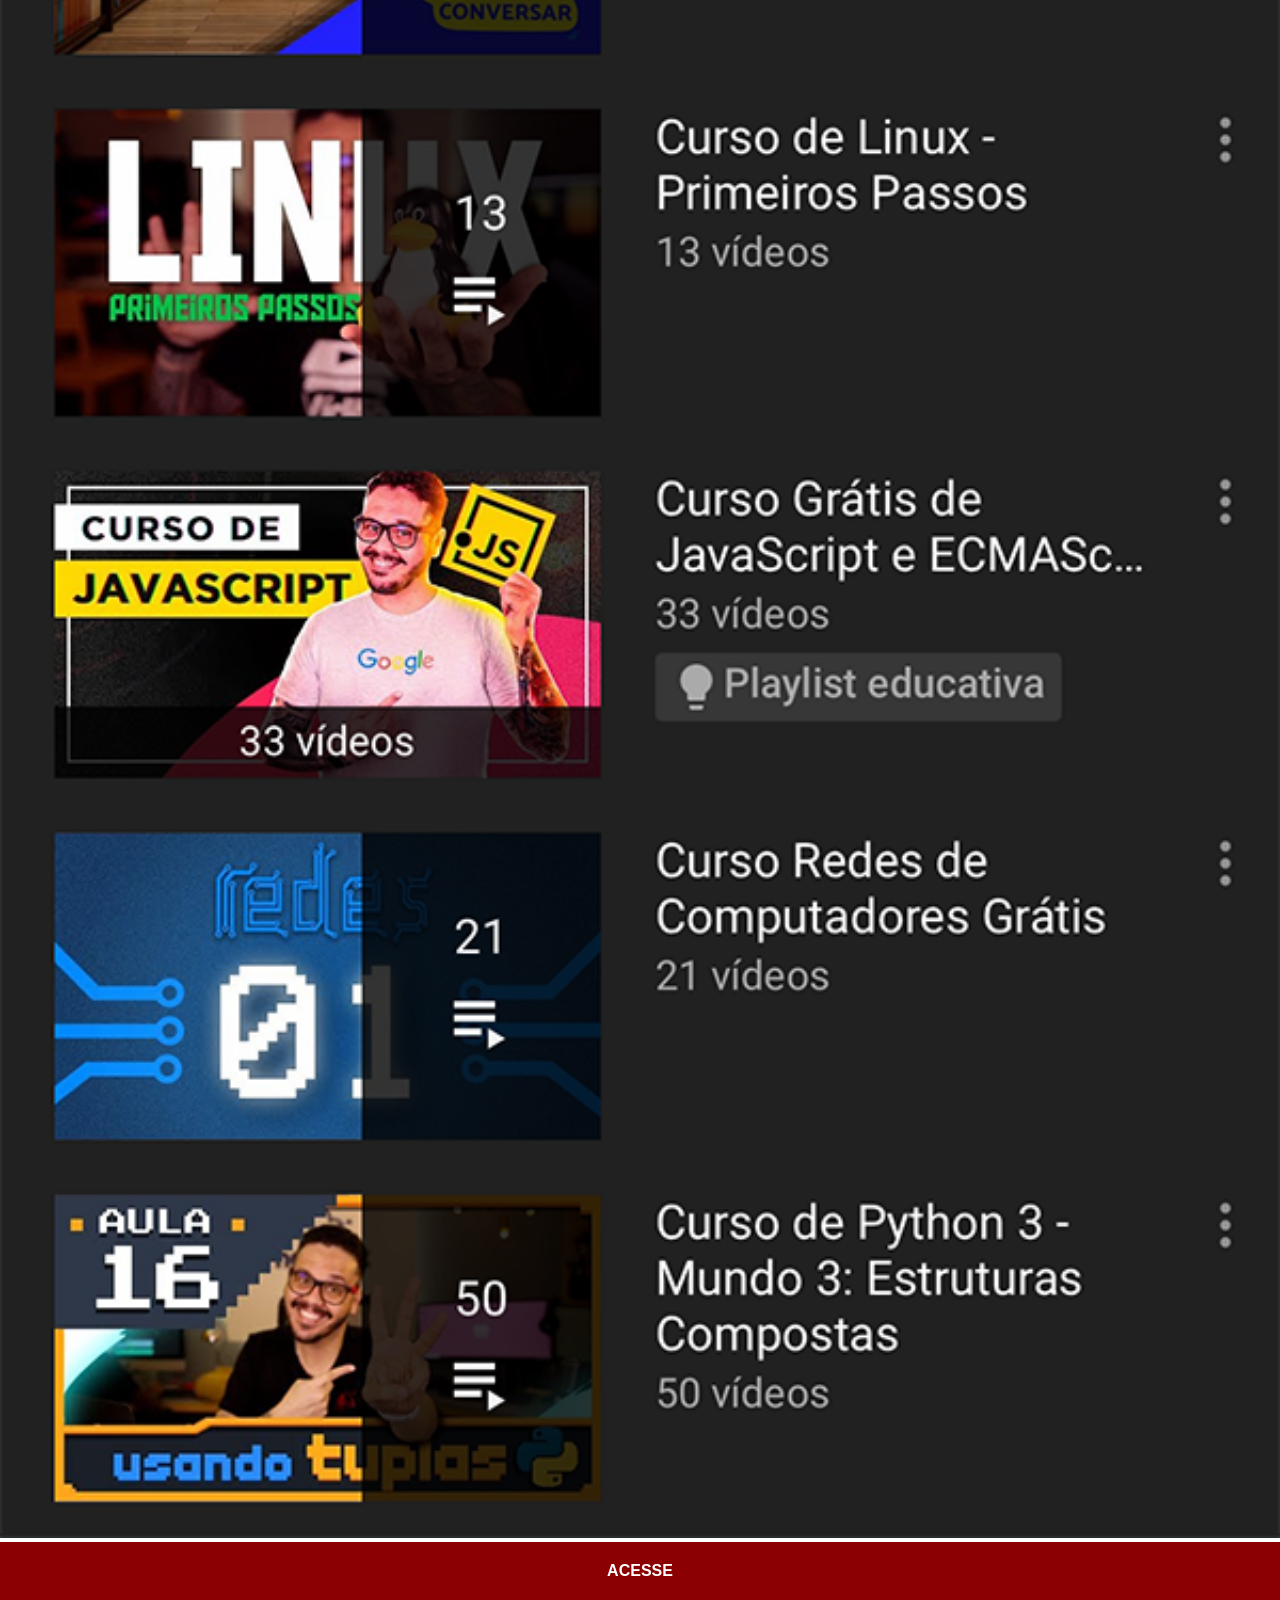
<file: youtube.html>
<!DOCTYPE html>
<html lang="pt-br">
<head>
    <meta charset="UTF-8">
    <meta name="viewport" content="width=device-width, initial-scale=1.0">
    <title>Youtube</title>
    <link rel="stylesheet" href="estilos/social.css">
</head>
<body>
    <img src="imagens/tela-youtube.png" alt="Youtube">
    <a href="https://www.youtube.com/@cursoemvideo/playlists" target="_blank">ACESSE</a>
    
</body>
</html>
</file>
<file: estilos/style.css>
@charset "UTF-8";

* {
    margin: 0px;
    padding: 0px;
    font-family: Arial, Helvetica, sans-serif;
}

html, body {
    height: 100vh;
    width: 100vw;
    background-color: black;
}

body {
    background: url('..//imagens/fundo-madeira.jpg') no-repeat top center;
    background-size: cover;
    background-attachment: fixed;
}

main {
    height: 100vh;
    position: relative;
    }

section#telefone {
    position: absolute;
    top: 50%;
    left: 50%;
    transform: translate(-50%, -50%);

    height: 627px;
    width: 311px;
    background: url(../imagens/frame-iphone.png) no-repeat;

}

iframe#tela {
    position: relative;
    top: 80px;
    left: 22px;
    width: 267px;
    height: 471px;
}

section#redes-sociais {
    text-align: right;
}

section#redes-sociais img {
    width: 50px;
    margin: 10px;
    border-radius: 50%;
    box-shadow: 2px 2px 5px rgba(0, 0, 0, 0.089);
    box-sizing: border-box;
}

section#redes-sociais img:hover {
    border: 2px solid rgba(255, 255, 255, 0.637);
    transform: translate(-3px, -3px);
    box-shadow: 5px 5px 10px rgba(0, 0, 0, 0.603);
    transition: transform .3s, border 1s;

}
</file>
<file: estilos/social.css>
@charset "UTF-8";

* {
            margin: 0px;
            padding: 0px;
            font-family: Arial, Helvetica, sans-serif;
        }

        ::-webkit-scrollbar {
            width: 0px;
            height: 0px;
        }

        img {
            width: 100vw;
        }

        a {
            display: block;
            background-color: darkred;
            color: white;
            padding: 20px;
            text-align: center;
            font-weight: bolder;
            text-decoration: none;
            
        }

        a:hover {
            background-color: red;           
        }
</file>
